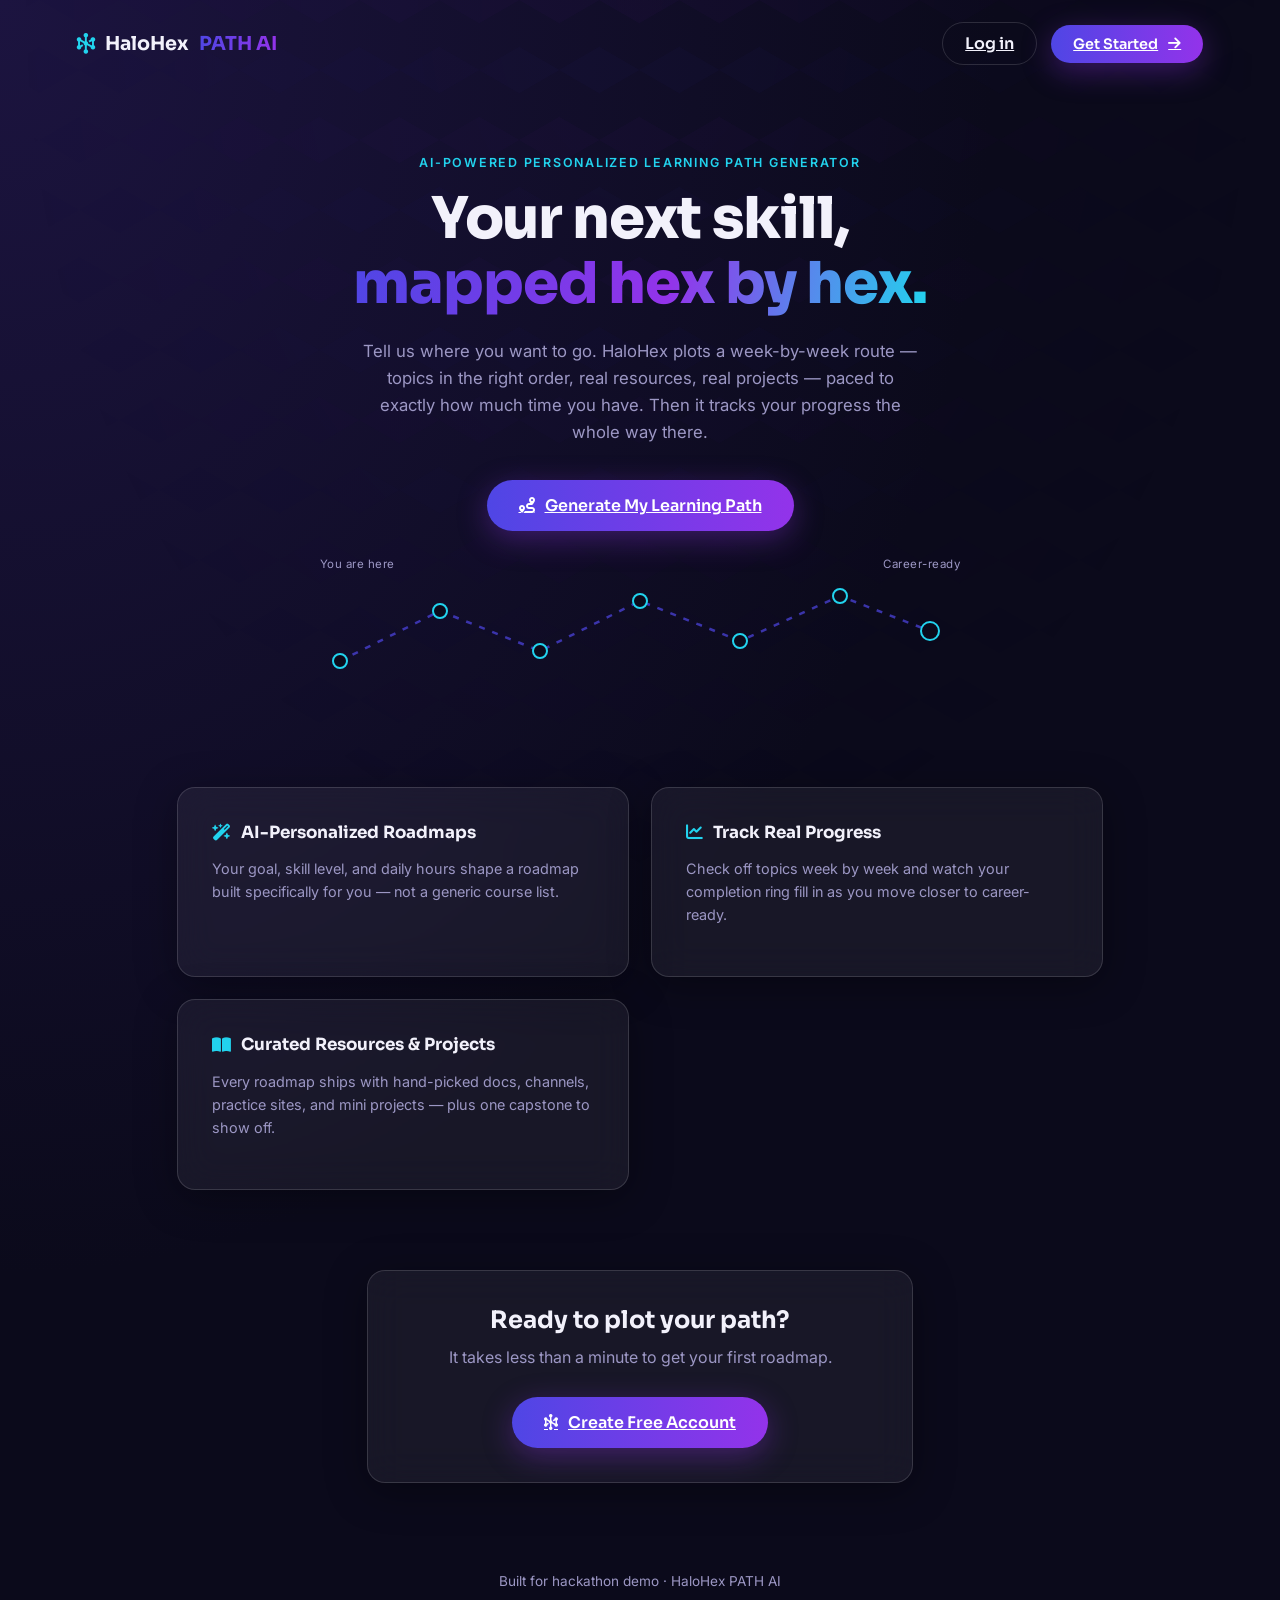
<file: HaloHex-PATH-AI/frontend/index.html>
<!DOCTYPE html>
<html lang="en">
<head>
<meta charset="UTF-8" />
<meta http-equiv="refresh" content="0; url=landing.html" />
<title>HaloHex PATH AI</title>
<script>window.location.replace("landing.html");</script>
</head>
<body>
  <p style="font-family:sans-serif; padding:40px;">
    Redirecting to <a href="landing.html">HaloHex PATH AI</a>&hellip;
  </p>
</body>
</html>
</file>
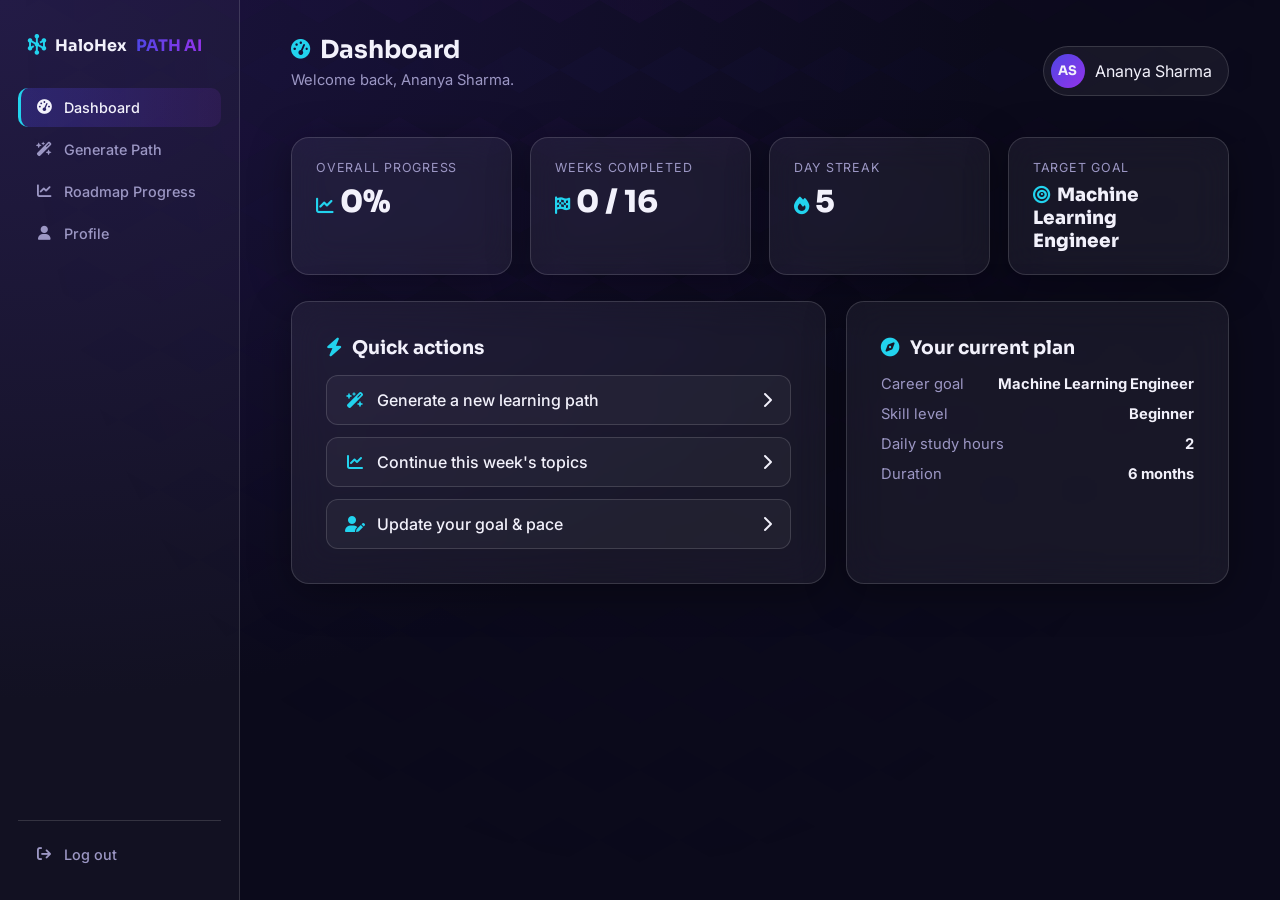
<file: HaloHex-PATH-AI/frontend/dashboard.html>
<!DOCTYPE html>
<html lang="en">
<head>
<meta charset="UTF-8" />
<meta name="viewport" content="width=device-width, initial-scale=1.0" />
<title>Dashboard · HaloHex PATH AI</title>
<link rel="preconnect" href="https://fonts.googleapis.com">
<link href="https://fonts.googleapis.com/css2?family=Sora:wght@400;600;700;800&family=Inter:wght@400;500;600&display=swap" rel="stylesheet">
<link rel="stylesheet" href="https://cdnjs.cloudflare.com/ajax/libs/font-awesome/6.5.1/css/all.min.css">
<link rel="stylesheet" href="style.css" />
</head>
<body data-page="dashboard">

<div class="hex-bg" aria-hidden="true"></div>

<div class="app-shell">

  <!-- ============ SIDEBAR ============ -->
  <aside class="sidebar">
    <div class="sidebar-brand">
      <span class="hex-mark"><i class="fa-solid fa-hexagon-nodes"></i></span>
      HaloHex <span class="brand-accent">PATH AI</span>
    </div>
    <nav class="sidebar-nav">
      <a href="dashboard.html" class="sidebar-link" data-page="dashboard"><i class="fa-solid fa-gauge-high"></i> Dashboard</a>
      <a href="generate.html" class="sidebar-link" data-page="generate"><i class="fa-solid fa-wand-magic-sparkles"></i> Generate Path</a>
      <a href="progress.html" class="sidebar-link" data-page="progress"><i class="fa-solid fa-chart-line"></i> Roadmap Progress</a>
      <a href="profile.html" class="sidebar-link" data-page="profile"><i class="fa-solid fa-user"></i> Profile</a>
    </nav>
    <div class="sidebar-footer">
      <a href="#" id="logoutLink" class="sidebar-link"><i class="fa-solid fa-arrow-right-from-bracket"></i> Log out</a>
    </div>
  </aside>

  <!-- ============ MAIN ============ -->
  <main class="main-area">
    <div class="topbar">
      <div>
        <h1><i class="fa-solid fa-gauge-high"></i> Dashboard</h1>
        <p class="page-sub">Welcome back, <span data-user="name"></span>.</p>
      </div>
      <a href="profile.html" class="user-chip">
        <span class="avatar-circle" data-user="initials"></span>
        <span data-user="name"></span>
      </a>
    </div>

    <div class="stat-grid">
      <div class="glass-card stat-card">
        <span class="stat-label">Overall Progress</span>
        <span id="dashProgress" class="stat-value"><i class="fa-solid fa-chart-line"></i>0%</span>
      </div>
      <div class="glass-card stat-card">
        <span class="stat-label">Weeks Completed</span>
        <span id="dashWeeks" class="stat-value"><i class="fa-solid fa-flag-checkered"></i>0 / 10</span>
      </div>
      <div class="glass-card stat-card">
        <span class="stat-label">Day Streak</span>
        <span class="stat-value"><i class="fa-solid fa-fire"></i>5</span>
      </div>
      <div class="glass-card stat-card">
        <span class="stat-label">Target Goal</span>
        <span class="stat-value" style="font-size:1.15rem;"><i class="fa-solid fa-bullseye"></i><span data-user="goal"></span></span>
      </div>
    </div>

    <div class="dash-grid">
      <div class="glass-card">
        <h3 style="display:flex;align-items:center;gap:10px;margin-bottom:16px;">
          <i class="fa-solid fa-bolt" style="color:var(--cyan);"></i> Quick actions
        </h3>
        <div class="action-list">
          <a href="generate.html" class="action-row">
            <span class="action-row-label"><i class="fa-solid fa-wand-magic-sparkles"></i> Generate a new learning path</span>
            <i class="fa-solid fa-chevron-right"></i>
          </a>
          <a href="progress.html" class="action-row">
            <span class="action-row-label"><i class="fa-solid fa-chart-line"></i> Continue this week's topics</span>
            <i class="fa-solid fa-chevron-right"></i>
          </a>
          <a href="profile.html" class="action-row">
            <span class="action-row-label"><i class="fa-solid fa-user-pen"></i> Update your goal & pace</span>
            <i class="fa-solid fa-chevron-right"></i>
          </a>
        </div>
      </div>

      <div class="glass-card">
        <h3 style="display:flex;align-items:center;gap:10px;margin-bottom:16px;">
          <i class="fa-solid fa-compass" style="color:var(--cyan);"></i> Your current plan
        </h3>
        <div style="display:flex; flex-direction:column; gap:12px; font-size:0.92rem;">
          <div style="display:flex; justify-content:space-between;">
            <span style="color:var(--muted);">Career goal</span>
            <strong data-user="goal"></strong>
          </div>
          <div style="display:flex; justify-content:space-between;">
            <span style="color:var(--muted);">Skill level</span>
            <strong data-user="skillLevel"></strong>
          </div>
          <div style="display:flex; justify-content:space-between;">
            <span style="color:var(--muted);">Daily study hours</span>
            <strong data-user="dailyHours"></strong>
          </div>
          <div style="display:flex; justify-content:space-between;">
            <span style="color:var(--muted);">Duration</span>
            <strong><span data-user="duration"></span> months</strong>
          </div>
        </div>
      </div>
    </div>
  </main>
</div>

<script src="app.js"></script>
<script>
  document.addEventListener("DOMContentLoaded", () => {
    // 1. Fetch current selected goal
    const savedGoal = localStorage.getItem("selected_goal");
    const normalizedUserGoal = getNormalizedGoal(CURRENT_USER.goal);
    const selectedGoal = savedGoal || normalizedUserGoal;

    // 2. Fetch progress
    const progress = getRoadmapProgress();
    const goalProgress = progress[selectedGoal] || { highestUnlockedWeek: 1, scores: {} };
    
    // 3. Compute count of completed modules (where a score is saved)
    const durationWeeks = CURRENT_USER.durationWeeks || 16;
    let completedCount = 0;
    for (let k = 1; k <= durationWeeks; k++) {
      if (goalProgress.scores[k] !== undefined) {
        completedCount++;
      }
    }
    
    const percent = Math.round((completedCount / durationWeeks) * 100);
    
    // 4. Update DOM elements
    document.getElementById("dashProgress").innerHTML = `<i class="fa-solid fa-chart-line"></i>${percent}%`;
    document.getElementById("dashWeeks").innerHTML = `<i class="fa-solid fa-flag-checkered"></i>${completedCount} / ${durationWeeks}`;
  });
</script>
</body>
</html>
</file>
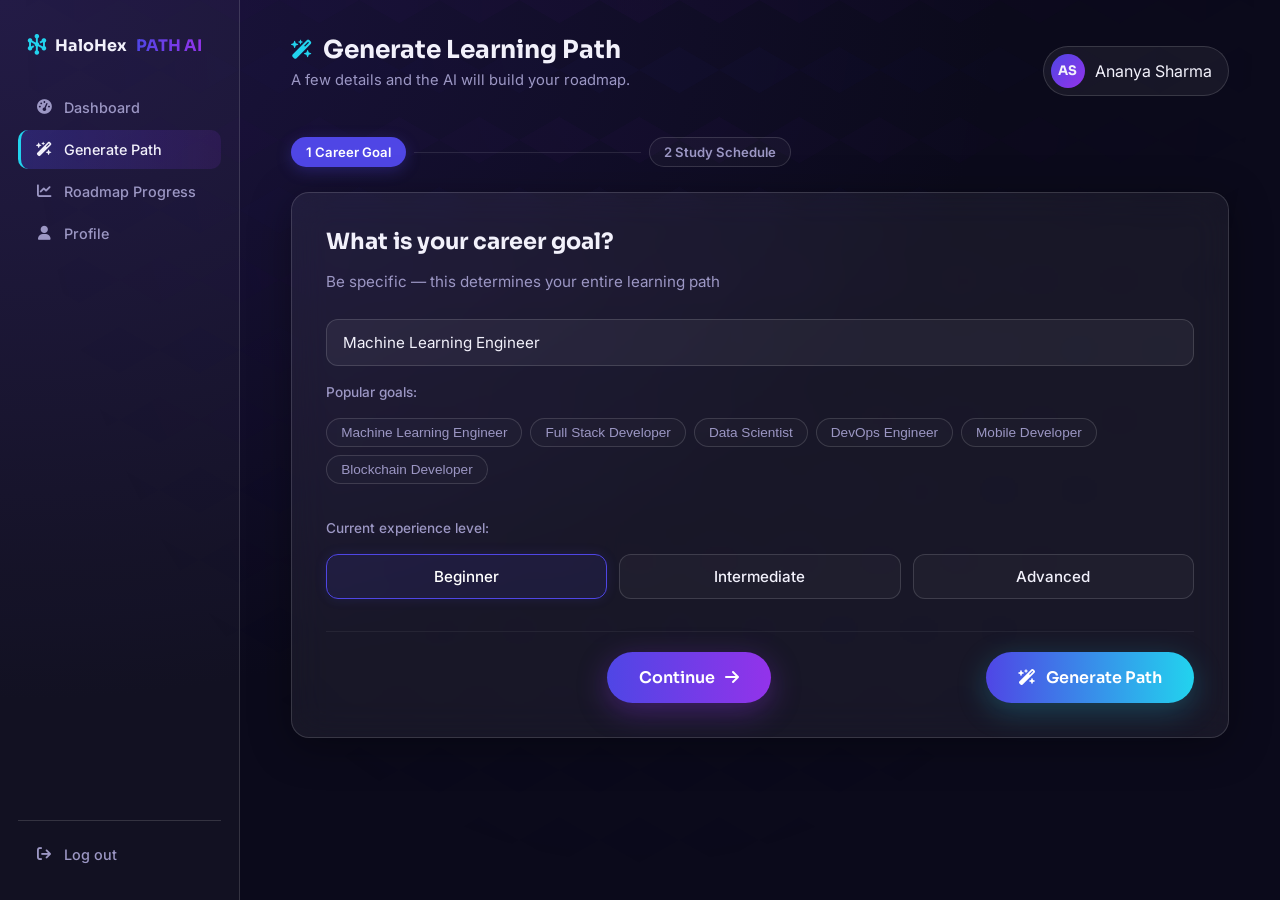
<file: HaloHex-PATH-AI/frontend/generate.html>
<!DOCTYPE html>
<html lang="en">
<head>
<meta charset="UTF-8" />
<meta name="viewport" content="width=device-width, initial-scale=1.0" />
<title>Generate Path · HaloHex PATH AI</title>
<link rel="preconnect" href="https://fonts.googleapis.com">
<link href="https://fonts.googleapis.com/css2?family=Sora:wght@400;600;700;800&family=Inter:wght@400;500;600&display=swap" rel="stylesheet">
<link rel="stylesheet" href="https://cdnjs.cloudflare.com/ajax/libs/font-awesome/6.5.1/css/all.min.css">
<link rel="stylesheet" href="style.css" />
</head>
<body data-page="generate">

<div class="hex-bg" aria-hidden="true"></div>

<div class="app-shell">

  <!-- ============ SIDEBAR ============ -->
  <aside class="sidebar">
    <div class="sidebar-brand">
      <span class="hex-mark"><i class="fa-solid fa-hexagon-nodes"></i></span>
      HaloHex <span class="brand-accent">PATH AI</span>
    </div>
    <nav class="sidebar-nav">
      <a href="dashboard.html" class="sidebar-link" data-page="dashboard"><i class="fa-solid fa-gauge-high"></i> Dashboard</a>
      <a href="generate.html" class="sidebar-link" data-page="generate"><i class="fa-solid fa-wand-magic-sparkles"></i> Generate Path</a>
      <a href="progress.html" class="sidebar-link" data-page="progress"><i class="fa-solid fa-chart-line"></i> Roadmap Progress</a>
      <a href="profile.html" class="sidebar-link" data-page="profile"><i class="fa-solid fa-user"></i> Profile</a>
    </nav>
    <div class="sidebar-footer">
      <a href="#" id="logoutLink" class="sidebar-link"><i class="fa-solid fa-arrow-right-from-bracket"></i> Log out</a>
    </div>
  </aside>

  <!-- ============ MAIN ============ -->
  <main class="main-area">
    <div class="topbar">
      <div>
        <h1><i class="fa-solid fa-wand-magic-sparkles"></i> Generate Learning Path</h1>
        <p class="page-sub">A few details and the AI will build your roadmap.</p>
      </div>
      <a href="profile.html" class="user-chip">
        <span class="avatar-circle" data-user="initials"></span>
        <span data-user="name"></span>
      </a>
    </div>

    <!-- Steps Progress Indicator -->
    <div class="steps-indicator" style="max-width: 500px; margin: 10px 0 25px;">
      <div class="step-badge active" id="badge1">1 Career Goal</div>
      <div class="step-line" id="line1"></div>
      <div class="step-badge pending" id="badge2">2 Study Schedule</div>
    </div>

    <!-- ============ FORM SECTION ============ -->
    <section id="formSection">
      <div class="glass-card form-card">
        <form id="roadmapForm">
          
          <!-- STEP 1: CAREER GOAL -->
          <div class="step-content active" id="step1">
            <h3 style="font-family:'Sora',sans-serif; font-size:1.4rem; font-weight:700; margin-bottom:8px;">What is your career goal?</h3>
            <p class="step-desc" style="font-size:0.95rem; color:var(--muted); margin-bottom:24px;">Be specific — this determines your entire learning path</p>
            
            <div class="field">
              <input type="text" id="careerGoalInput" placeholder="e.g., Machine Learning Engineer" required />
            </div>

            <div class="field">
              <label>Popular goals:</label>
              <div class="tag-select-list" id="popularGoalsList">
                <button type="button" class="tag-pill-btn" data-value="Machine Learning Engineer">Machine Learning Engineer</button>
                <button type="button" class="tag-pill-btn" data-value="Full Stack Developer">Full Stack Developer</button>
                <button type="button" class="tag-pill-btn" data-value="Data Scientist">Data Scientist</button>
                <button type="button" class="tag-pill-btn" data-value="DevOps Engineer">DevOps Engineer</button>
                <button type="button" class="tag-pill-btn" data-value="Mobile Developer">Mobile Developer</button>
                <button type="button" class="tag-pill-btn" data-value="Blockchain Developer">Blockchain Developer</button>
              </div>
            </div>

            <div class="field">
              <label>Current experience level:</label>
              <div class="choice-row" id="experienceLevelRow">
                <button type="button" class="choice-btn active" data-level="Beginner">Beginner</button>
                <button type="button" class="choice-btn" data-level="Intermediate">Intermediate</button>
                <button type="button" class="choice-btn" data-level="Advanced">Advanced</button>
              </div>
            </div>
          </div>

          <!-- STEP 2: STUDY SCHEDULE -->
          <div class="step-content" id="step2">
            <h3 style="font-family:'Sora',sans-serif; font-size:1.4rem; font-weight:700; margin-bottom:8px;">Your study schedule</h3>
            <p class="step-desc" style="font-size:0.95rem; color:var(--muted); margin-bottom:24px;">We'll pace your roadmap based on your availability</p>

            <div class="field">
              <label style="display:flex; justify-content:space-between;">
                <span>Hours per day:</span>
                <span id="hoursDisplayVal" style="color:var(--cyan); font-weight:700;">2h</span>
              </label>
              <div class="slider-container">
                <input type="range" id="hoursSlider" class="slider-input" min="0.5" max="8" step="0.5" value="2" />
                <div class="slider-labels">
                  <span>0.5h</span>
                  <span>8h</span>
                </div>
              </div>
            </div>

            <div class="field">
              <label style="display:flex; justify-content:space-between;">
                <span>Days per week:</span>
                <span id="daysDisplayVal" style="color:var(--cyan); font-weight:700;">5 days</span>
              </label>
              <div class="choice-row" id="daysWeekRow">
                <button type="button" class="choice-btn" data-days="1">1</button>
                <button type="button" class="choice-btn" data-days="2">2</button>
                <button type="button" class="choice-btn" data-days="3">3</button>
                <button type="button" class="choice-btn" data-days="4">4</button>
                <button type="button" class="choice-btn active" data-days="5">5</button>
                <button type="button" class="choice-btn" data-days="6">6</button>
                <button type="button" class="choice-btn" data-days="7">7</button>
              </div>
            </div>

            <div class="field">
              <label style="display:flex; justify-content:space-between;">
                <span>Target duration:</span>
                <span id="durationDisplayVal" style="color:var(--cyan); font-weight:700;">16 weeks</span>
              </label>
              <div class="choice-row" id="durationRow">
                <button type="button" class="choice-btn" data-weeks="8">8w</button>
                <button type="button" class="choice-btn" data-weeks="12">12w</button>
                <button type="button" class="choice-btn active" data-weeks="16">16w</button>
                <button type="button" class="choice-btn" data-weeks="24">24w</button>
              </div>
            </div>

            <div class="schedule-summary-card">
              <div class="summary-label">Estimated total study time</div>
              <div class="summary-value" id="totalHoursDisplay">160 hours</div>
              <div class="summary-formula" id="formulaDisplay">2h/day × 5 days × 16 weeks</div>
            </div>
          </div>

          <!-- Navigation Buttons -->
          <div class="onboarding-actions">
            <button type="button" class="btn-back-text hidden" id="btnBack">
              <i class="fa-solid fa-arrow-left"></i> Back
            </button>
            
            <button type="button" class="btn-primary" id="btnContinue" style="margin: 0 0 0 auto;">
              Continue <i class="fa-solid fa-arrow-right"></i>
            </button>

            <button type="button" class="btn-primary hidden" id="btnGenerate" style="margin: 0 0 0 auto; background: linear-gradient(90deg, var(--indigo), var(--cyan)); box-shadow: 0 8px 30px rgba(34,211,238,0.25);">
              <i class="fa-solid fa-wand-magic-sparkles"></i> Generate Path
            </button>
          </div>

        </form>
      </div>
    </section>

    <!-- ============ LOADING ============ -->
    <section id="loadingSection" style="display:none;">
      <div class="glass-card loading-card">
        <div class="hex-spinner">
          <div class="hex-spinner-cell c1"></div>
          <div class="hex-spinner-cell c2"></div>
          <div class="hex-spinner-cell c3"></div>
        </div>
        <p class="loading-text">Charting your route through <span id="loadingGoal">your field</span>&hellip;</p>
      </div>
    </section>

    <!-- ============ RESULTS ============ -->
    <section id="resultsSection" style="display:none;">

      <div class="result-header" style="text-align:left; margin-bottom:20px;">
        <h2 style="justify-content:flex-start;"><i class="fa-solid fa-map-location-dot"></i> <span id="resultName">Your</span> Learning Path</h2>
        <p class="section-sub" id="motivationMessage"></p>
      </div>

      <div class="results-grid">

        <div class="glass-card result-card wide">
          <h3><i class="fa-solid fa-hexagon-nodes-bolt"></i> Week-by-Week Roadmap</h3>
          <p class="card-note" id="weeklySummary"></p>
          <div class="roadmap-list" id="roadmapList"></div>
        </div>

        <div class="glass-card result-card">
          <h3><i class="fa-solid fa-book-open"></i> Recommended Resources</h3>
          <div id="resourcesList"></div>
        </div>

        <div class="glass-card result-card">
          <h3><i class="fa-solid fa-code"></i> Mini Projects</h3>
          <div id="projectsList"></div>
        </div>

        <div class="glass-card result-card">
          <h3><i class="fa-solid fa-trophy"></i> Final Capstone Project</h3>
          <p id="finalProject"></p>
        </div>

        <div class="glass-card result-card">
          <h3><i class="fa-solid fa-calendar-check"></i> Estimated Completion</h3>
          <p id="estimatedCompletion"></p>
        </div>
      </div>

      <div style="display:flex; gap:14px; flex-wrap:wrap;">
        <a href="progress.html" class="btn-primary" style="margin-top:24px;">
          <i class="fa-solid fa-chart-line"></i> Track Progress
        </a>
        <button class="btn-secondary" id="restartBtn" style="margin:24px 0 0;">
          <i class="fa-solid fa-arrow-rotate-left"></i> Plan Another Path
        </button>
      </div>
    </section>
  </main>
</div>

<script src="app.js"></script>
<script src="script.js"></script>
</body>
</html>
</file>
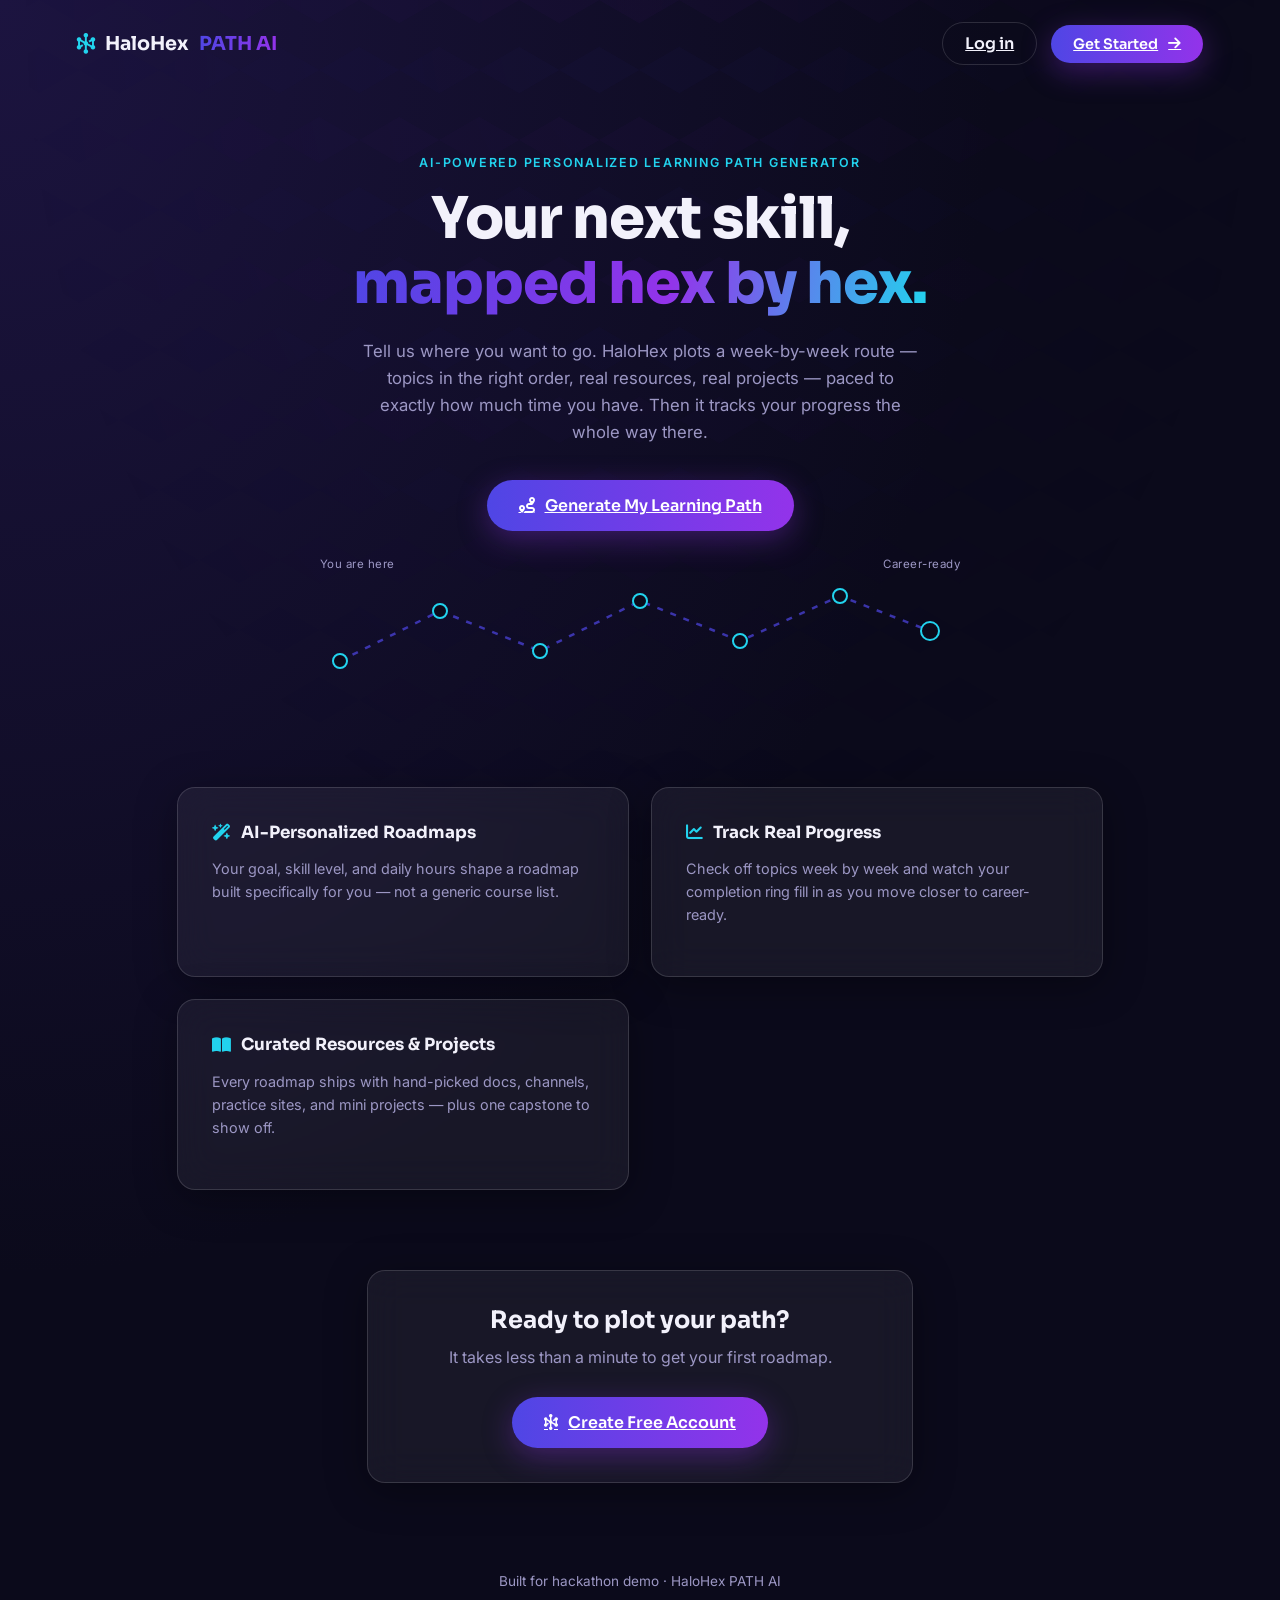
<file: HaloHex-PATH-AI/frontend/landing.html>
<!DOCTYPE html>
<html lang="en">
<head>
<meta charset="UTF-8" />
<meta name="viewport" content="width=device-width, initial-scale=1.0" />
<title>HaloHex PATH AI — AI-Powered Personalized Learning Paths</title>
<link rel="preconnect" href="https://fonts.googleapis.com">
<link href="https://fonts.googleapis.com/css2?family=Sora:wght@400;600;700;800&family=Inter:wght@400;500;600&display=swap" rel="stylesheet">
<link rel="stylesheet" href="https://cdnjs.cloudflare.com/ajax/libs/font-awesome/6.5.1/css/all.min.css">
<link rel="stylesheet" href="style.css" />
</head>
<body>

<div class="hex-bg" aria-hidden="true"></div>

<!-- ============ NAV ============ -->
<nav class="nav">
  <div class="nav-brand">
    <span class="hex-mark"><i class="fa-solid fa-hexagon-nodes"></i></span>
    HaloHex <span class="brand-accent">PATH AI</span>
  </div>
  <div style="display:flex; align-items:center; gap:14px;">
    <a href="login.html" class="btn-secondary" style="margin:0; padding:10px 22px;">Log in</a>
    <a href="register.html" class="btn-primary" style="padding:10px 22px; font-size:0.9rem;">
      Get Started <i class="fa-solid fa-arrow-right"></i>
    </a>
  </div>
</nav>

<!-- ============ HERO ============ -->
<header class="hero" id="hero">
  <div class="hero-content">
    <p class="eyebrow">AI-Powered Personalized Learning Path Generator</p>
    <h1>Your next skill,<br><span class="grad-text">mapped hex by hex.</span></h1>
    <p class="hero-sub">
      Tell us where you want to go. HaloHex plots a week-by-week route —
      topics in the right order, real resources, real projects — paced to
      exactly how much time you have. Then it tracks your progress the
      whole way there.
    </p>
    <a href="register.html" class="btn-primary">
      <i class="fa-solid fa-route"></i> Generate My Learning Path
    </a>

    <div class="hero-path" aria-hidden="true">
      <svg viewBox="0 0 640 120" class="hex-path-svg">
        <polyline class="hex-path-line" points="20,90 120,40 220,80 320,30 420,70 520,25 610,60"></polyline>
        <g class="hex-nodes">
          <circle cx="20" cy="90" r="7"></circle>
          <circle cx="120" cy="40" r="7"></circle>
          <circle cx="220" cy="80" r="7"></circle>
          <circle cx="320" cy="30" r="7"></circle>
          <circle cx="420" cy="70" r="7"></circle>
          <circle cx="520" cy="25" r="7"></circle>
          <circle cx="610" cy="60" r="9" class="hex-node-final"></circle>
        </g>
      </svg>
      <span class="hero-path-label start">You are here</span>
      <span class="hero-path-label end">Career-ready</span>
    </div>
  </div>
</header>

<!-- ============ FEATURES ============ -->
<section class="section" style="max-width:1080px;">
  <div class="results-grid">
    <div class="glass-card result-card">
      <h3><i class="fa-solid fa-wand-magic-sparkles"></i> AI-Personalized Roadmaps</h3>
      <p class="card-note">Your goal, skill level, and daily hours shape a roadmap built specifically for you — not a generic course list.</p>
    </div>
    <div class="glass-card result-card">
      <h3><i class="fa-solid fa-chart-line"></i> Track Real Progress</h3>
      <p class="card-note">Check off topics week by week and watch your completion ring fill in as you move closer to career-ready.</p>
    </div>
    <div class="glass-card result-card">
      <h3><i class="fa-solid fa-book-open"></i> Curated Resources & Projects</h3>
      <p class="card-note">Every roadmap ships with hand-picked docs, channels, practice sites, and mini projects — plus one capstone to show off.</p>
    </div>
  </div>
</section>

<!-- ============ CTA ============ -->
<section class="section" style="text-align:center; max-width:700px;">
  <div class="glass-card">
    <h2 style="margin-bottom:10px;">Ready to plot your path?</h2>
    <p class="section-sub">It takes less than a minute to get your first roadmap.</p>
    <a href="register.html" class="btn-primary">
      <i class="fa-solid fa-hexagon-nodes"></i> Create Free Account
    </a>
  </div>
</section>

<footer class="footer">
  Built for hackathon demo · HaloHex PATH AI
</footer>

</body>
</html>
</file>
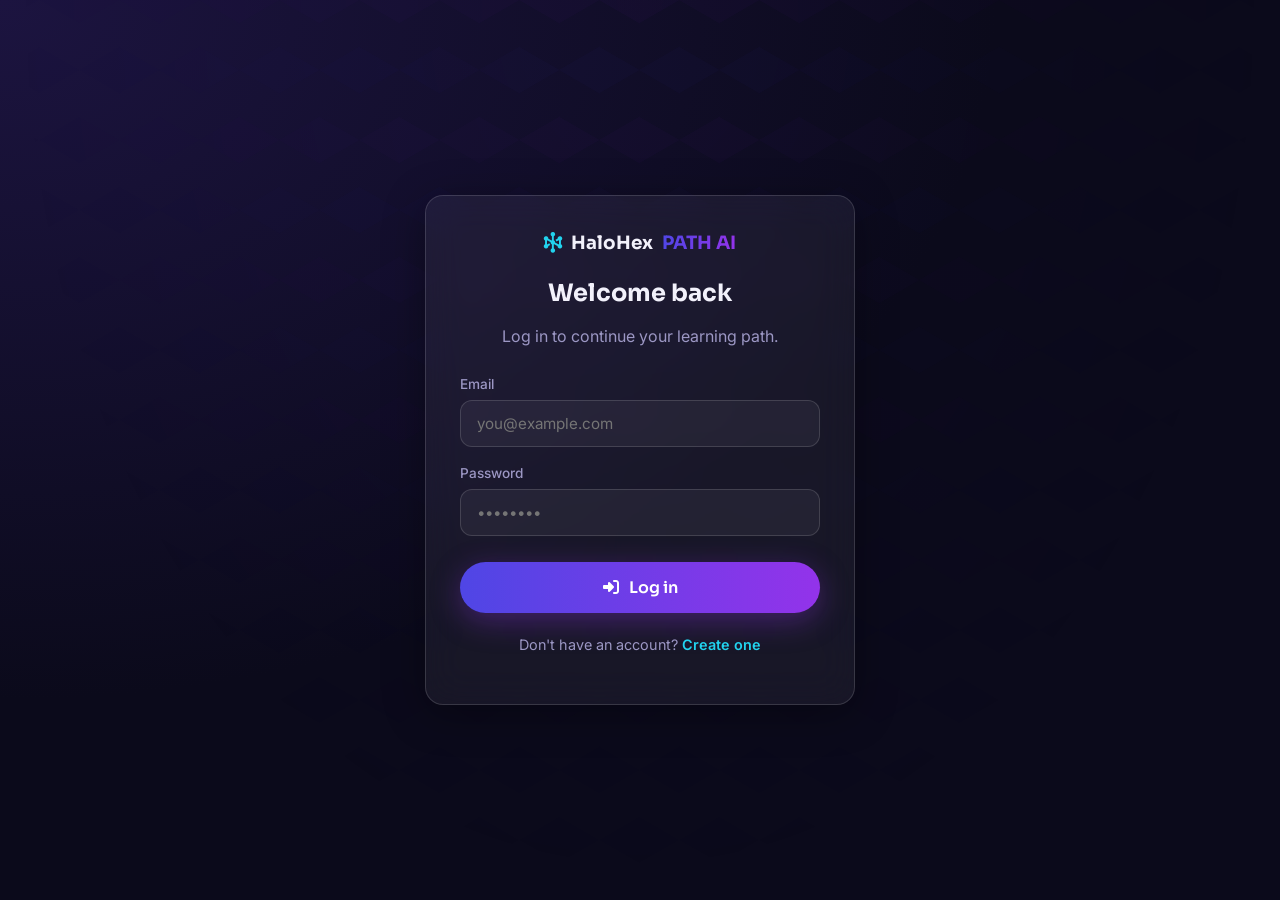
<file: HaloHex-PATH-AI/frontend/login.html>
<!DOCTYPE html>
<html lang="en">
<head>
<meta charset="UTF-8" />
<meta name="viewport" content="width=device-width, initial-scale=1.0" />
<title>Log in · HaloHex PATH AI</title>
<link rel="preconnect" href="https://fonts.googleapis.com">
<link href="https://fonts.googleapis.com/css2?family=Sora:wght@400;600;700;800&family=Inter:wght@400;500;600&display=swap" rel="stylesheet">
<link rel="stylesheet" href="https://cdnjs.cloudflare.com/ajax/libs/font-awesome/6.5.1/css/all.min.css">
<link rel="stylesheet" href="style.css" />
</head>
<body>

<div class="hex-bg" aria-hidden="true"></div>

<div class="auth-page">
  <div class="glass-card auth-card">
    <div class="auth-brand">
      <span class="hex-mark"><i class="fa-solid fa-hexagon-nodes"></i></span>
      HaloHex <span class="brand-accent">PATH AI</span>
    </div>

    <h2>Welcome back</h2>
    <p class="auth-sub">Log in to continue your learning path.</p>

    <div class="form-error" id="formError"></div>

    <form id="loginForm">
      <div class="field">
        <label for="email">Email</label>
        <input type="email" id="email" placeholder="you@example.com" required />
      </div>

      <div class="field">
        <label for="password">Password</label>
        <input type="password" id="password" placeholder="••••••••" required minlength="6" />
      </div>

      <button type="submit" class="btn-primary btn-block">
        <i class="fa-solid fa-right-to-bracket"></i> Log in
      </button>
    </form>

    <p class="auth-switch">
      Don't have an account? <a href="register.html">Create one</a>
    </p>
  </div>
</div>

<script>
  // ---------------------------------------------------------------
  // PLACEHOLDER LOGIN LOGIC — there is no auth backend yet.
  // Replace this block with a real call once you add an endpoint,
  // e.g.:
  //
  //   const res = await fetch(`${BACKEND_URL}/login`, {
  //     method: "POST",
  //     headers: { "Content-Type": "application/json" },
  //     body: JSON.stringify({ email, password })
  //   });
  //
  // On success the backend should set a session (HttpOnly cookie
  // or return a token you attach to future requests), then redirect
  // to dashboard.html.
  // ---------------------------------------------------------------

  const params = new URLSearchParams(window.location.search);
  if (params.get("registered") === "true") {
    const note = document.getElementById("formError");
    note.textContent = "Account created — please log in.";
    note.style.background = "rgba(34,211,238,0.12)";
    note.style.borderColor = "rgba(34,211,238,0.35)";
    note.style.color = "#7dd3fc";
    note.classList.add("visible");
  }

  document.getElementById("loginForm").addEventListener("submit", (e) => {
    e.preventDefault();
    const email = document.getElementById("email").value.trim();
    const password = document.getElementById("password").value;
    const errorBox = document.getElementById("formError");

    if (!email || !password) {
      errorBox.textContent = "Please fill in both fields.";
      errorBox.classList.add("visible");
      return;
    }

    // Demo-only: no real authentication is performed yet.
    window.location.href = "dashboard.html";
  });
</script>
</body>
</html>
</file>
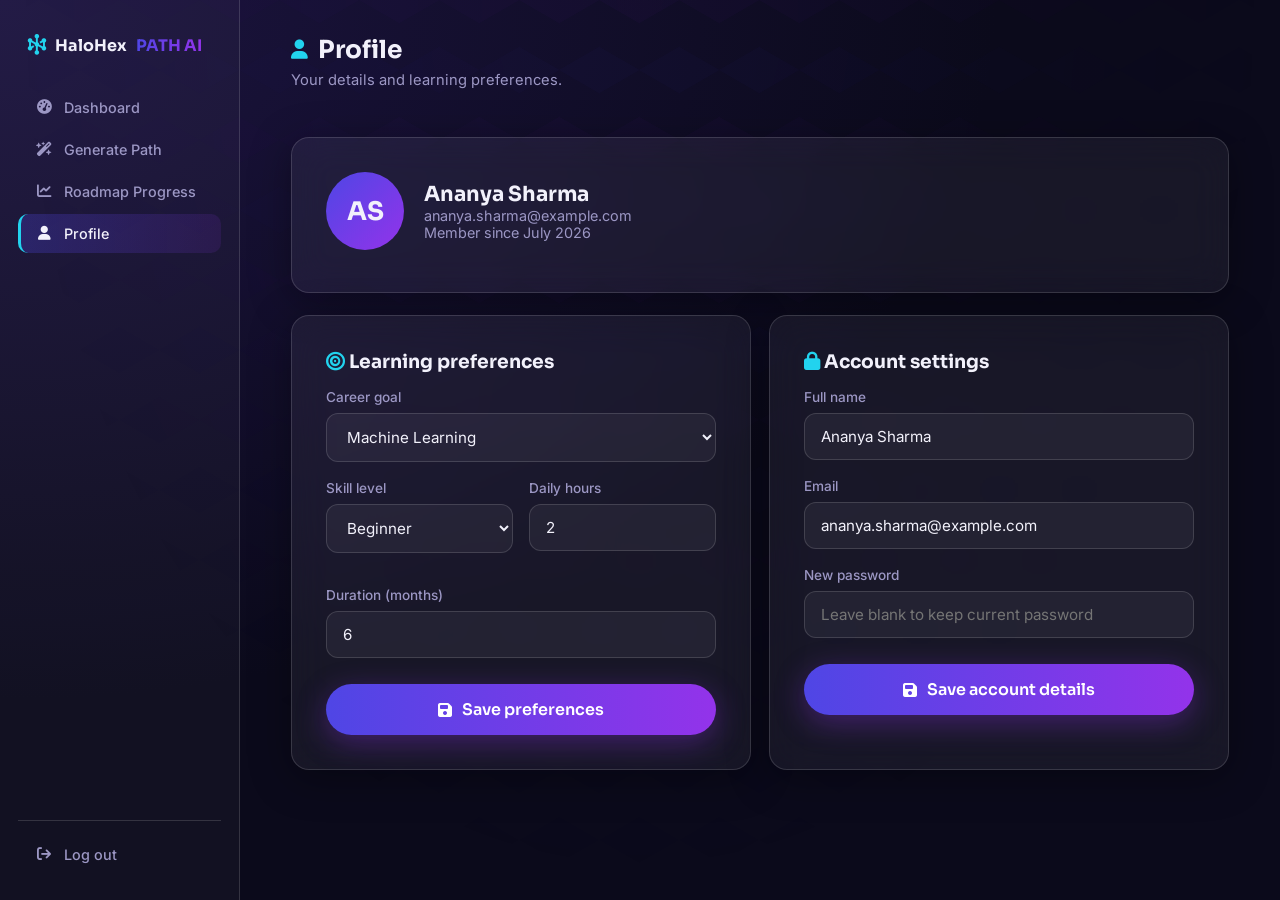
<file: HaloHex-PATH-AI/frontend/profile.html>
<!DOCTYPE html>
<html lang="en">
<head>
<meta charset="UTF-8" />
<meta name="viewport" content="width=device-width, initial-scale=1.0" />
<title>Profile · HaloHex PATH AI</title>
<link rel="preconnect" href="https://fonts.googleapis.com">
<link href="https://fonts.googleapis.com/css2?family=Sora:wght@400;600;700;800&family=Inter:wght@400;500;600&display=swap" rel="stylesheet">
<link rel="stylesheet" href="https://cdnjs.cloudflare.com/ajax/libs/font-awesome/6.5.1/css/all.min.css">
<link rel="stylesheet" href="style.css" />
</head>
<body data-page="profile">

<div class="hex-bg" aria-hidden="true"></div>

<div class="app-shell">

  <!-- ============ SIDEBAR ============ -->
  <aside class="sidebar">
    <div class="sidebar-brand">
      <span class="hex-mark"><i class="fa-solid fa-hexagon-nodes"></i></span>
      HaloHex <span class="brand-accent">PATH AI</span>
    </div>
    <nav class="sidebar-nav">
      <a href="dashboard.html" class="sidebar-link" data-page="dashboard"><i class="fa-solid fa-gauge-high"></i> Dashboard</a>
      <a href="generate.html" class="sidebar-link" data-page="generate"><i class="fa-solid fa-wand-magic-sparkles"></i> Generate Path</a>
      <a href="progress.html" class="sidebar-link" data-page="progress"><i class="fa-solid fa-chart-line"></i> Roadmap Progress</a>
      <a href="profile.html" class="sidebar-link" data-page="profile"><i class="fa-solid fa-user"></i> Profile</a>
    </nav>
    <div class="sidebar-footer">
      <a href="#" id="logoutLink" class="sidebar-link"><i class="fa-solid fa-arrow-right-from-bracket"></i> Log out</a>
    </div>
  </aside>

  <!-- ============ MAIN ============ -->
  <main class="main-area">
    <div class="topbar">
      <div>
        <h1><i class="fa-solid fa-user"></i> Profile</h1>
        <p class="page-sub">Your details and learning preferences.</p>
      </div>
    </div>

    <div class="glass-card" style="margin-bottom:22px;">
      <div class="profile-header">
        <div class="avatar-circle avatar-circle-lg" data-user="initials"></div>
        <div>
          <div class="profile-name" data-user="name"></div>
          <div class="profile-meta" data-user="email"></div>
          <div class="profile-meta">Member since <span data-user="memberSince"></span></div>
        </div>
      </div>
    </div>

    <div class="profile-grid">

      <div class="glass-card">
        <div class="profile-card-section">
          <h3 style="margin-bottom:16px;"><i class="fa-solid fa-bullseye" style="color:var(--cyan);"></i> Learning preferences</h3>
          <form id="preferencesForm">
            <div class="field">
              <label for="goalInput">Career goal</label>
              <select id="goalInput">
                <option value="Machine Learning">Machine Learning</option>
                <option value="Full Stack Developer">Full Stack Developer</option>
              </select>
            </div>
            <div class="field-row">
              <div class="field">
                <label for="skillInput">Skill level</label>
                <select id="skillInput">
                  <option value="Beginner">Beginner</option>
                  <option value="Intermediate">Intermediate</option>
                  <option value="Advanced">Advanced</option>
                </select>
              </div>
              <div class="field">
                <label for="hoursInput">Daily hours</label>
                <input type="number" id="hoursInput" min="1" max="24" />
              </div>
              <div class="field">
                <label for="durationInput">Duration (months)</label>
                <input type="number" id="durationInput" min="1" max="36" />
              </div>
            </div>
            <button type="submit" class="btn-primary btn-block">
              <i class="fa-solid fa-floppy-disk"></i> Save preferences
            </button>
          </form>
        </div>
      </div>

      <div class="glass-card">
        <div class="profile-card-section">
          <h3 style="margin-bottom:16px;"><i class="fa-solid fa-lock" style="color:var(--cyan);"></i> Account settings</h3>
          <form id="accountForm">
            <div class="field">
              <label for="nameInput">Full name</label>
              <input type="text" id="nameInput" />
            </div>
            <div class="field">
              <label for="emailInput">Email</label>
              <input type="email" id="emailInput" />
            </div>
            <div class="field">
              <label for="newPassword">New password</label>
              <input type="password" id="newPassword" placeholder="Leave blank to keep current password" />
            </div>
            <button type="submit" class="btn-primary btn-block">
              <i class="fa-solid fa-floppy-disk"></i> Save account details
            </button>
          </form>
        </div>
      </div>

    </div>
  </main>
</div>

<script src="app.js"></script>
<script>
  /* ---------------------------------------------------------------
     PLACEHOLDER PROFILE LOGIC — there is no auth/profile backend
     yet, so form values are simply loaded from CURRENT_USER (in
     app.js) and "saving" just updates that in-memory object plus
     shows a confirmation toast.

     To make this real:
       - GET the profile from something like GET /me on page load.
       - On submit, PATCH /me (account) and PATCH /me/preferences
         (learning goal/level/hours/duration) instead of only
         updating CURRENT_USER locally.
     --------------------------------------------------------------- */

  function prefillProfileForms() {
    const savedGoal = localStorage.getItem("selected_goal");
    const normalizedUserGoal = getNormalizedGoal(CURRENT_USER.goal);
    const selectedGoal = savedGoal || normalizedUserGoal;

    document.getElementById("goalInput").value = selectedGoal;
    document.getElementById("skillInput").value = CURRENT_USER.skillLevel;
    document.getElementById("hoursInput").value = CURRENT_USER.dailyHours;
    document.getElementById("durationInput").value = CURRENT_USER.duration;

    document.getElementById("nameInput").value = CURRENT_USER.name;
    document.getElementById("emailInput").value = CURRENT_USER.email;
  }

  document.getElementById("preferencesForm").addEventListener("submit", (e) => {
    e.preventDefault();
    const newGoal = document.getElementById("goalInput").value;
    
    // Save to local storage goal state
    localStorage.setItem("selected_goal", newGoal);
    
    CURRENT_USER.goal = newGoal;
    CURRENT_USER.skillLevel = document.getElementById("skillInput").value;
    CURRENT_USER.dailyHours = parseInt(document.getElementById("hoursInput").value, 10);
    CURRENT_USER.duration = parseInt(document.getElementById("durationInput").value, 10);
    
    saveCurrentUser(CURRENT_USER);
    showToast("Learning preferences updated.");
  });

  document.getElementById("accountForm").addEventListener("submit", (e) => {
    e.preventDefault();
    CURRENT_USER.name = document.getElementById("nameInput").value.trim();
    CURRENT_USER.email = document.getElementById("emailInput").value.trim();
    
    saveCurrentUser(CURRENT_USER);
    hydrateUserChips();
    showToast("Account details updated.");
    document.getElementById("newPassword").value = "";
  });

  document.addEventListener("DOMContentLoaded", prefillProfileForms);
</script>
</body>
</html>
</file>
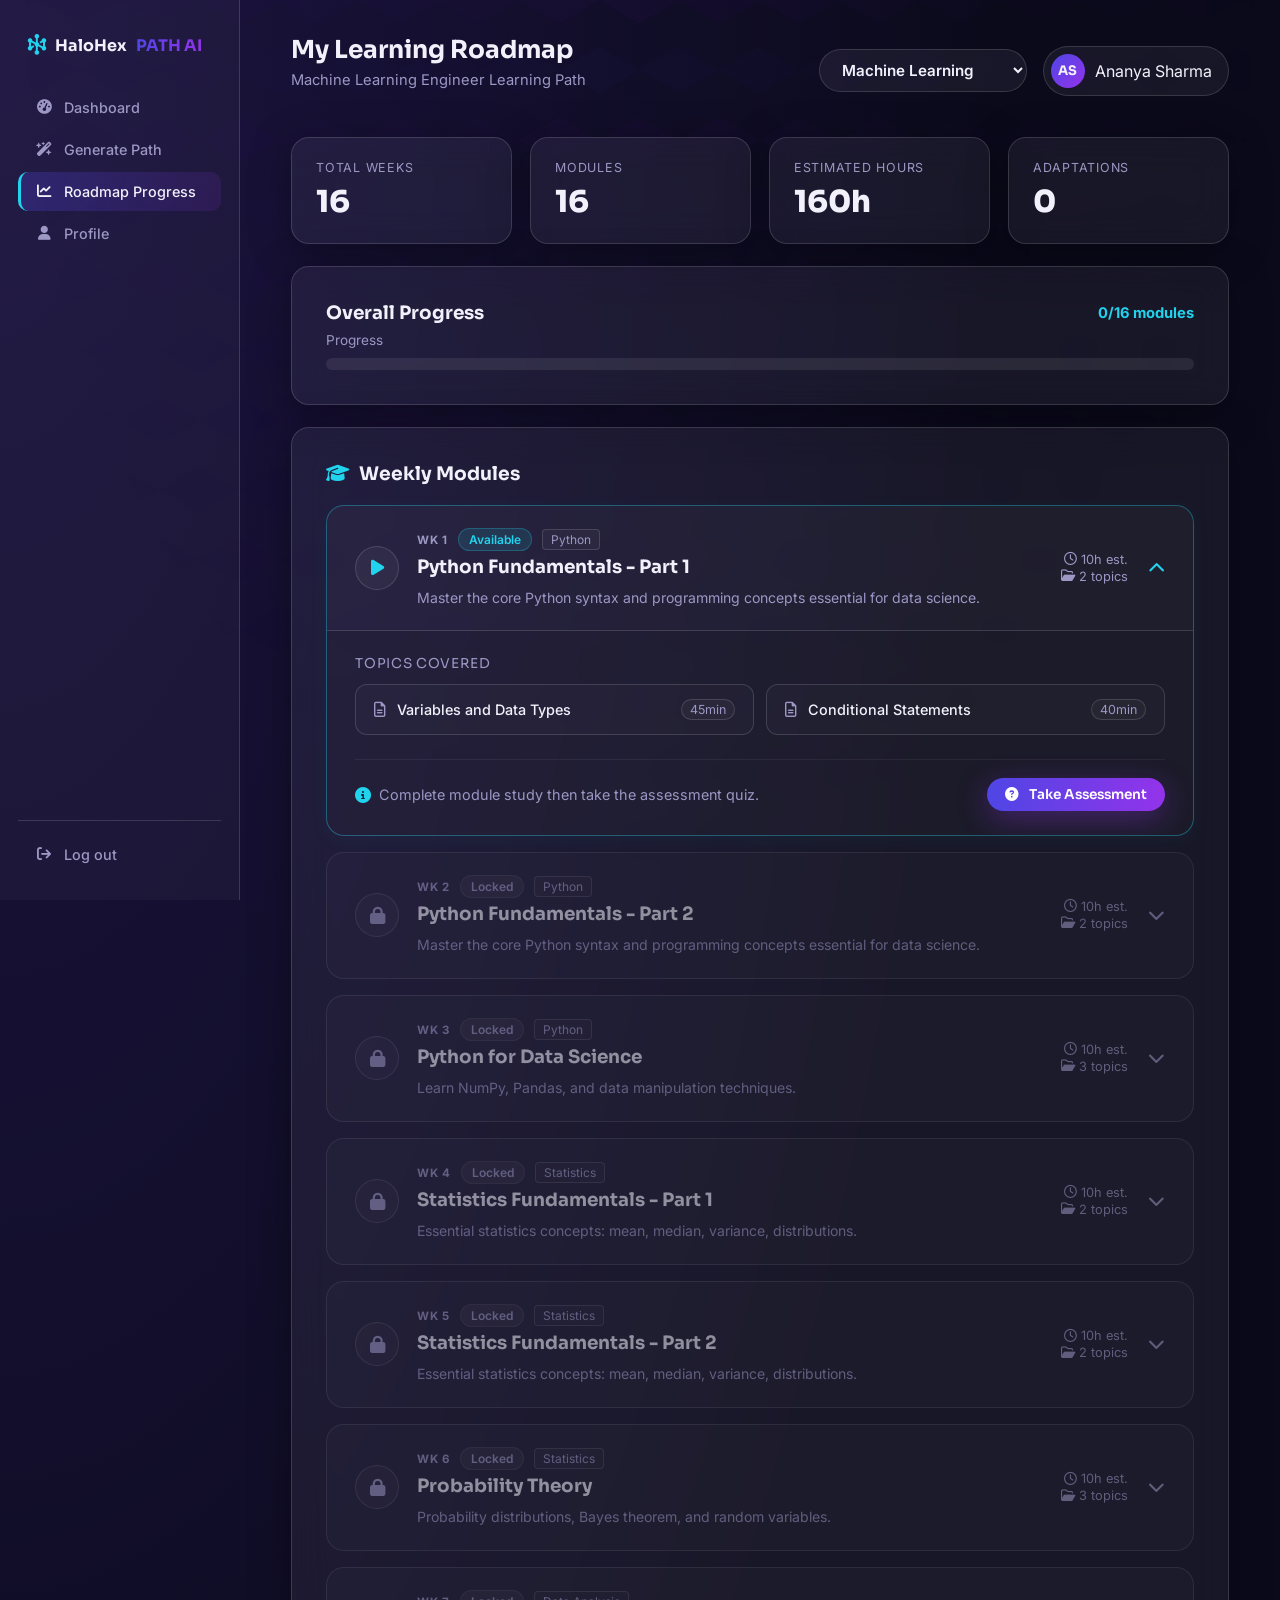
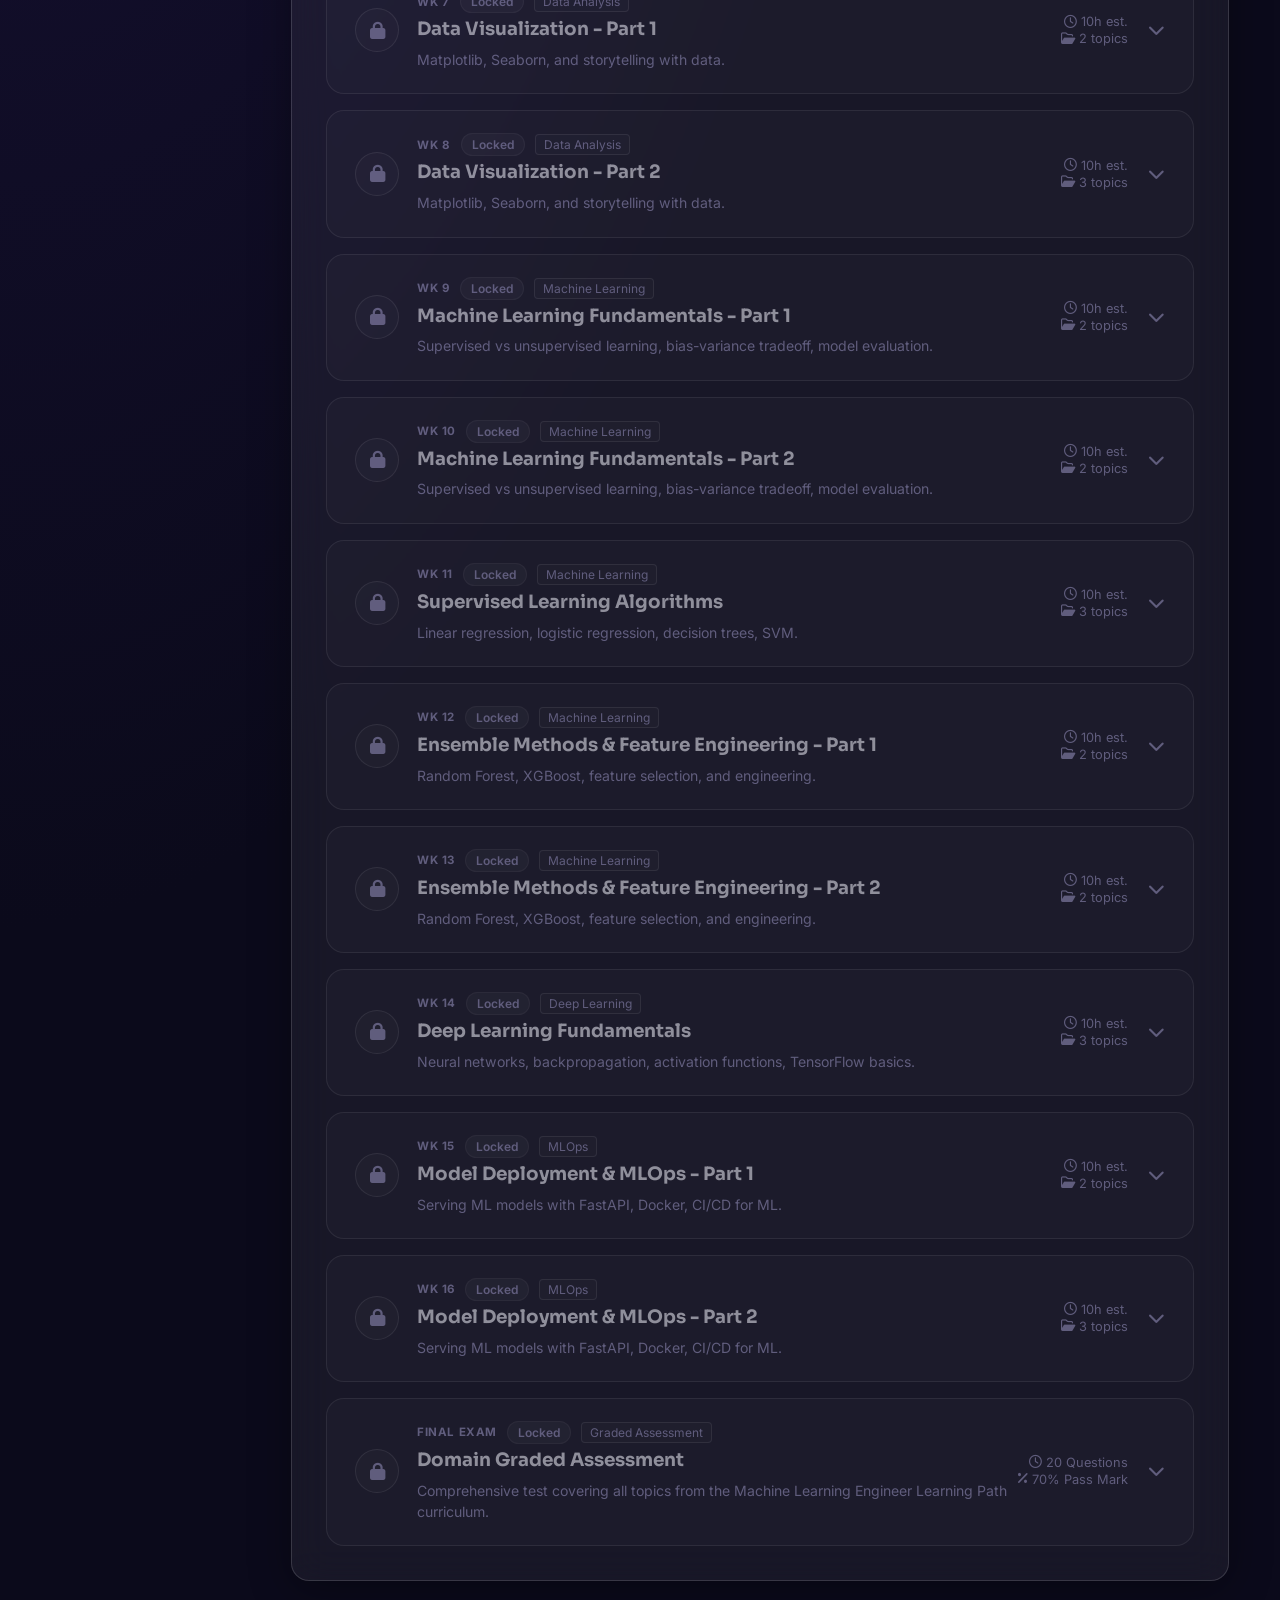
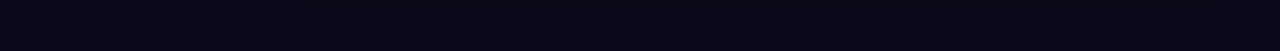
<file: HaloHex-PATH-AI/frontend/progress.html>
<!DOCTYPE html>
<html lang="en">
<head>
<meta charset="UTF-8" />
<meta name="viewport" content="width=device-width, initial-scale=1.0" />
<title>Roadmap Progress · HaloHex PATH AI</title>
<link rel="preconnect" href="https://fonts.googleapis.com">
<link href="https://fonts.googleapis.com/css2?family=Sora:wght@400;600;700;800&family=Inter:wght@400;500;600&display=swap" rel="stylesheet">
<link rel="stylesheet" href="https://cdnjs.cloudflare.com/ajax/libs/font-awesome/6.5.1/css/all.min.css">
<link rel="stylesheet" href="style.css" />
</head>
<body data-page="progress">

<div class="hex-bg" aria-hidden="true"></div>

<div class="app-shell">

  <!-- ============ SIDEBAR ============ -->
  <aside class="sidebar">
    <div class="sidebar-brand">
      <span class="hex-mark"><i class="fa-solid fa-hexagon-nodes"></i></span>
      HaloHex <span class="brand-accent">PATH AI</span>
    </div>
    <nav class="sidebar-nav">
      <a href="dashboard.html" class="sidebar-link" data-page="dashboard"><i class="fa-solid fa-gauge-high"></i> Dashboard</a>
      <a href="generate.html" class="sidebar-link" data-page="generate"><i class="fa-solid fa-wand-magic-sparkles"></i> Generate Path</a>
      <a href="progress.html" class="sidebar-link" data-page="progress"><i class="fa-solid fa-chart-line"></i> Roadmap Progress</a>
      <a href="profile.html" class="sidebar-link" data-page="profile"><i class="fa-solid fa-user"></i> Profile</a>
    </nav>
    <div class="sidebar-footer">
      <a href="#" id="logoutLink" class="sidebar-link"><i class="fa-solid fa-arrow-right-from-bracket"></i> Log out</a>
    </div>
  </aside>

  <!-- ============ MAIN ============ -->
  <main class="main-area">
    <div class="topbar">
      <div>
        <h1 id="roadmapTitle">My Learning Roadmap</h1>
        <p id="roadmapSubtitle" class="page-sub">Machine Learning Engineer Learning Path</p>
      </div>
      <div style="display:flex; align-items:center; gap:16px;">
        <div class="goal-select-container" style="margin-bottom:0;">
          <select id="goalSelect" class="goal-select-dropdown">
            <option value="Machine Learning">Machine Learning</option>
            <option value="Full Stack Developer">Full Stack Developer</option>
          </select>
        </div>
        <a href="profile.html" class="user-chip">
          <span class="avatar-circle" data-user="initials"></span>
          <span data-user="name"></span>
        </a>
      </div>
    </div>

    <!-- Stat Grid -->
    <div class="stat-grid" style="margin-bottom:22px;">
      <div class="glass-card stat-card">
        <span class="stat-label">Total Weeks</span>
        <span id="statWeeks" class="stat-value">16</span>
      </div>
      <div class="glass-card stat-card">
        <span class="stat-label">Modules</span>
        <span id="statModules" class="stat-value">10</span>
      </div>
      <div class="glass-card stat-card">
        <span class="stat-label">Estimated Hours</span>
        <span id="statHours" class="stat-value">113h</span>
      </div>
      <div class="glass-card stat-card">
        <span class="stat-label">Adaptations</span>
        <span id="statAdaptations" class="stat-value">0</span>
      </div>
    </div>

    <!-- Overall Progress Card -->
    <div class="glass-card" style="margin-bottom:22px;">
      <div style="display:flex; justify-content:space-between; align-items:center; margin-bottom:8px;">
        <h3 style="font-size:1.15rem; font-weight:700;">Overall Progress</h3>
        <span id="moduleProgressLabel" style="font-weight:700; font-size:0.92rem; color:var(--cyan);">0/10 modules</span>
      </div>
      <div style="font-size:0.85rem; color:var(--muted); margin-bottom:10px;">Progress</div>
      <div class="progress-bar-track" style="height:12px; margin-top:0;">
        <div class="progress-bar-fill" id="progressBarFill" style="width:0%;"></div>
      </div>
    </div>

    <!-- Weekly Modules Section -->
    <div class="glass-card">
      <h3 style="margin-bottom:20px; font-family:'Sora',sans-serif; font-weight:700; display:flex; align-items:center; gap:10px;">
        <i class="fa-solid fa-graduation-cap" style="color:var(--cyan);"></i> Weekly Modules
      </h3>
      <div id="modulesContainer" class="modules-container"></div>
    </div>
  </main>
</div>

<!-- ============ QUIZ MODAL ============ -->
<div id="quizOverlay" class="quiz-overlay">
  <div class="glass-card quiz-modal-card">
    <div class="quiz-modal-header">
      <div class="quiz-modal-title-wrap">
        <span id="quizModuleWeek" class="quiz-modal-subtitle">WEEK 1 ASSESSMENT</span>
        <span id="quizModuleTitle" class="quiz-modal-title">Python Fundamentals Quiz</span>
      </div>
      <button id="closeQuizBtn" class="quiz-modal-close-btn" aria-label="Close Quiz">&times;</button>
    </div>
    
    <!-- Progress Indicator -->
    <div class="quiz-progress-bar">
      <div id="quizProgressFill" class="quiz-progress-fill"></div>
    </div>
    
    <!-- Question Display -->
    <div id="quizQuestionBody" class="quiz-question-container">
      <div id="quizQuestionText" class="quiz-question-text">
        1. Loading question...
      </div>
      <div id="quizOptionsList" class="quiz-options-list">
        <!-- Option buttons dynamically generated -->
      </div>
    </div>
    
    <!-- Results Display (Initially hidden) -->
    <div id="quizResultsView" class="quiz-results-view" style="display:none;">
      <div id="quizResultIcon" class="quiz-results-badge passed">
        <i class="fa-solid fa-circle-check"></i>
      </div>
      <div class="quiz-results-score-wrap">
        <div id="quizResultPercent" class="quiz-results-score-percent passed">80%</div>
        <div id="quizResultFraction" class="quiz-results-score-fraction">4 / 5 Correct</div>
      </div>
      <div id="quizResultTitle" class="quiz-results-title">Assessment Passed!</div>
      <p id="quizResultDesc" class="quiz-results-desc">
        Great job! You have passed the quiz assessment and unlocked the next module.
      </p>
    </div>
    
    <div class="quiz-modal-footer">
      <button id="quizPrevBtn" class="quiz-btn-prev"><i class="fa-solid fa-arrow-left"></i> Previous</button>
      <button id="quizNextBtn" class="btn-primary quiz-btn-next">Next <i class="fa-solid fa-arrow-right"></i></button>
    </div>
  </div>
</div>

<!-- ============ STUDY NOTES MODAL ============ -->
<div id="studyOverlay" class="study-overlay">
  <div class="glass-card study-modal-card">
    <div class="study-modal-header">
      <div class="study-modal-title-wrap">
        <span id="studyModuleWeek" class="study-modal-subtitle">WEEK 1 STUDY NOTES</span>
        <span id="studyTopicTitle" class="study-modal-title">HTML5 Semantic Markup</span>
      </div>
      <button id="closeStudyBtn" class="study-modal-close-btn" aria-label="Close Study Notes">&times;</button>
    </div>
    
    <!-- Study Content Container -->
    <div id="studyContentBody" class="study-content-container">
      <!-- Content renders here dynamically -->
    </div>
    
    <div class="study-modal-footer">
      <button id="studyMarkCompleteBtn" class="btn-primary study-btn-complete">
        <i class="fa-regular fa-circle"></i> Mark as Completed
      </button>
      <button id="studyNextBtn" class="btn-secondary study-btn-next">
        Next Topic <i class="fa-solid fa-arrow-right"></i>
      </button>
    </div>
  </div>
</div>

<script src="roadmapData.js"></script>
<script src="studyNotesData.js"></script>
<script src="app.js"></script>
<script>
  window.onerror = function(message, source, lineno, colno, error) {
    alert("JS Error: " + message + " on line " + lineno + " in " + source);
    return false;
  };

  let selectedGoal = "";
  let roadmapProgress = {};
  let currentGoalData = {};
  
  // Quiz states
  let quizModuleIndex = -1;
  let quizQuestionIndex = -1;
  let quizAnswers = [];
  let quizQuestions = [];

  // Study states
  let currentOpenTopic = "";
  let currentOpenTopicWeek = -1;

  // DOM Elements
  const goalSelect = document.getElementById("goalSelect");
  
  // Study Modal DOM Elements
  const studyOverlay = document.getElementById("studyOverlay");
  const closeStudyBtn = document.getElementById("closeStudyBtn");
  const studyModuleWeek = document.getElementById("studyModuleWeek");
  const studyTopicTitle = document.getElementById("studyTopicTitle");
  const studyContentBody = document.getElementById("studyContentBody");
  const studyMarkCompleteBtn = document.getElementById("studyMarkCompleteBtn");
  const studyNextBtn = document.getElementById("studyNextBtn");
  const roadmapTitle = document.getElementById("roadmapTitle");
  const roadmapSubtitle = document.getElementById("roadmapSubtitle");
  const statWeeks = document.getElementById("statWeeks");
  const statModules = document.getElementById("statModules");
  const statHours = document.getElementById("statHours");
  const statAdaptations = document.getElementById("statAdaptations");
  const moduleProgressLabel = document.getElementById("moduleProgressLabel");
  const progressBarFill = document.getElementById("progressBarFill");
  const modulesContainer = document.getElementById("modulesContainer");

  // Quiz Modal DOM Elements
  const quizOverlay = document.getElementById("quizOverlay");
  const closeQuizBtn = document.getElementById("closeQuizBtn");
  const quizModuleWeek = document.getElementById("quizModuleWeek");
  const quizModuleTitle = document.getElementById("quizModuleTitle");
  const quizProgressFill = document.getElementById("quizProgressFill");
  const quizQuestionBody = document.getElementById("quizQuestionBody");
  const quizQuestionText = document.getElementById("quizQuestionText");
  const quizOptionsList = document.getElementById("quizOptionsList");
  const quizResultsView = document.getElementById("quizResultsView");
  const quizResultIcon = document.getElementById("quizResultIcon");
  const quizResultPercent = document.getElementById("quizResultPercent");
  const quizResultFraction = document.getElementById("quizResultFraction");
  const quizResultTitle = document.getElementById("quizResultTitle");
  const quizResultDesc = document.getElementById("quizResultDesc");
  const quizPrevBtn = document.getElementById("quizPrevBtn");
  const quizNextBtn = document.getElementById("quizNextBtn");

  function generateDynamicCurriculum(baseGoalData, numWeeks) {
    const allTopics = [];
    baseGoalData.modules.forEach(m => {
      m.topics.forEach(t => {
        allTopics.push({
          topic: t,
          moduleIndex: m.week - 1
        });
      });
    });

    const numTopics = allTopics.length;
    const newModules = [];

    const moduleCounts = new Array(baseGoalData.modules.length).fill(0);
    const weekModuleMappings = [];
    for (let w = 0; w < numWeeks; w++) {
      const mIdx = Math.floor((w + 0.5) * baseGoalData.modules.length / numWeeks);
      weekModuleMappings.push(mIdx);
      moduleCounts[mIdx]++;
    }

    const moduleTrackers = new Array(baseGoalData.modules.length).fill(0);

    for (let w = 0; w < numWeeks; w++) {
      const origModuleIdx = weekModuleMappings[w];
      const origModule = baseGoalData.modules[origModuleIdx];

      const startIdx = Math.floor(w * numTopics / numWeeks);
      const endIdx = Math.floor((w + 1) * numTopics / numWeeks);
      const weekTopics = allTopics.slice(startIdx, endIdx).map(x => x.topic);

      let title = origModule.title;
      if (moduleCounts[origModuleIdx] > 1) {
        moduleTrackers[origModuleIdx]++;
        title += ` - Part ${moduleTrackers[origModuleIdx]}`;
      }

      const defaultDailyHours = CURRENT_USER.dailyHours || 2;
      const defaultDays = CURRENT_USER.daysPerWeek || 5;
      const estHours = Math.round(defaultDailyHours * defaultDays);

      newModules.push({
        week: w + 1,
        title: title,
        category: origModule.category,
        description: origModule.description,
        estimatedHours: estHours,
        topics: weekTopics,
        quiz: origModule.quiz
      });
    }

    const dailyHours = CURRENT_USER.dailyHours || 2;
    const daysPerWeek = CURRENT_USER.daysPerWeek || 5;
    const totalCurriculumHours = Math.round(dailyHours * daysPerWeek * numWeeks);

    return {
      title: baseGoalData.title,
      totalWeeks: numWeeks,
      modulesCount: numWeeks,
      estimatedHours: totalCurriculumHours,
      category: baseGoalData.category,
      modules: newModules
    };
  }

  function initPage() {
    // 1. Determine career goal path
    const savedGoal = localStorage.getItem("selected_goal");
    const normalizedUserGoal = getNormalizedGoal(CURRENT_USER.goal);
    selectedGoal = savedGoal || normalizedUserGoal;
    
    // Set selection in dropdown
    goalSelect.value = selectedGoal;
    
    // Sync current user goal just in case
    if (CURRENT_USER.goal !== selectedGoal) {
      CURRENT_USER.goal = selectedGoal;
      saveCurrentUser(CURRENT_USER);
    }

    // 2. Fetch progress
    roadmapProgress = getRoadmapProgress();
    
    // 3. Load career path curriculum
    const durationWeeks = CURRENT_USER.durationWeeks || 16;
    const baseGoalData = ROADMAP_DATA[selectedGoal];
    currentGoalData = generateDynamicCurriculum(baseGoalData, durationWeeks);
    
    // Update titles and stats
    roadmapTitle.textContent = "My Learning Roadmap";
    roadmapSubtitle.textContent = currentGoalData.title;
    
    statWeeks.textContent = currentGoalData.totalWeeks;
    statModules.textContent = currentGoalData.modulesCount;
    statHours.textContent = currentGoalData.estimatedHours + "h";
    
    // Let's count goals changes as adaptations
    let adaptationsCount = parseInt(localStorage.getItem("halohex_adaptations") || "0", 10);
    statAdaptations.textContent = adaptationsCount;

    // 4. Render checklist and modules
    renderModules();
    updateOverallProgress();
  }

  function renderModules() {
    modulesContainer.innerHTML = "";
    const modules = currentGoalData.modules;
    const progress = roadmapProgress[selectedGoal] || { highestUnlockedWeek: 1, scores: {} };
    const highestUnlocked = progress.highestUnlockedWeek;

    modules.forEach((mod, idx) => {
      const week = mod.week;
      const score = progress.scores[week];
      const isCompleted = score !== undefined;
      const isAvailable = week === highestUnlocked && !isCompleted;
      const isLocked = week > highestUnlocked;

      // Status text & class
      let statusText = "Locked";
      let badgeClass = "badge-locked";
      let statusIcon = '<i class="fa-solid fa-lock"></i>';
      let cardClass = "locked";

      if (isCompleted) {
        statusText = "Completed";
        badgeClass = "badge-completed";
        statusIcon = '<i class="fa-solid fa-circle-check"></i>';
        cardClass = "completed";
      } else if (isAvailable) {
        statusText = "Available";
        badgeClass = "badge-available";
        statusIcon = '<i class="fa-solid fa-play"></i>';
        cardClass = "available";
      }

      const card = document.createElement("div");
      card.className = `module-card ${cardClass}`;
      card.id = `module-card-${week}`;

      // Build topic elements
      let topicsHtml = "";
      mod.topics.forEach((topic) => {
        const completedTopics = progress.completedTopics || [];
        const isTopicCompleted = completedTopics.includes(topic.name);
        const iconClass = isTopicCompleted ? "fa-solid fa-circle-check" : "fa-regular fa-file-lines";
        const completedClass = isTopicCompleted ? "completed" : "";
        const clickHandler = isLocked ? "" : `onclick="openStudyNotes('${escapeHtml(topic.name).replace(/'/g, "\\'")}', ${week})"`;
        const cursorClass = isLocked ? "locked-topic" : "clickable-topic";
        
        topicsHtml += `
          <div class="topic-card ${completedClass} ${cursorClass}" ${clickHandler}>
            <div class="topic-card-left">
              <i class="${iconClass}" style="${isTopicCompleted ? 'color: #22c55e;' : ''}"></i>
              <span>${topic.name}</span>
            </div>
            <span class="topic-duration">${topic.duration}</span>
          </div>
        `;
      });

      // Build quiz action section
      let quizActionHtml = "";
      if (isCompleted) {
        quizActionHtml = `
          <div class="quiz-action-bar">
            <span class="quiz-status-msg passed">
              <i class="fa-solid fa-circle-check" style="color:#22c55e;"></i>
              Assessment Passed with <strong>${score}%</strong>
            </span>
            <button class="btn-primary" style="padding: 8px 18px; font-size: 0.85rem;" onclick="startQuiz(${idx}, true)">
              <i class="fa-solid fa-rotate-left"></i> Retake Assessment
            </button>
          </div>
        `;
      } else if (isAvailable) {
        quizActionHtml = `
          <div class="quiz-action-bar">
            <span class="quiz-status-msg">
              <i class="fa-solid fa-circle-info" style="color:var(--cyan);"></i>
              Complete module study then take the assessment quiz.
            </span>
            <button class="btn-primary" style="padding: 8px 18px; font-size: 0.85rem;" onclick="startQuiz(${idx}, false)">
              <i class="fa-solid fa-circle-question"></i> Take Assessment
            </button>
          </div>
        `;
      } else {
        quizActionHtml = `
          <div class="quiz-action-bar">
            <span class="quiz-status-msg">
              <i class="fa-solid fa-lock" style="color:var(--muted);"></i>
              Unlock this module by passing the Week ${week - 1} assessment.
            </span>
          </div>
        `;
      }

      card.innerHTML = `
        <div class="module-header" onclick="toggleExpand(${week})">
          <div class="module-header-left">
            <div class="module-icon-wrap">
              ${statusIcon}
            </div>
            <div class="module-info-main">
              <div class="module-meta-top">
                <span class="module-week-tag">Wk ${week}</span>
                <span class="module-badge ${badgeClass}">${statusText}</span>
                <span class="module-category">${mod.category}</span>
              </div>
              <div class="module-title">${mod.title}</div>
              <p class="module-desc">${mod.description}</p>
            </div>
          </div>
          <div class="module-header-right">
            <div class="module-duration-info">
              <span><i class="fa-regular fa-clock"></i> ${mod.estimatedHours}h est.</span>
              <span><i class="fa-regular fa-folder-open"></i> ${mod.topics.length} topics</span>
            </div>
            <div class="module-chevron">
              <i class="fa-solid fa-chevron-down"></i>
            </div>
          </div>
        </div>
        <div class="module-body-wrap">
          <div class="module-body">
            <div class="topics-title">Topics Covered</div>
            <div class="topics-grid">
              ${topicsHtml}
            </div>
            ${quizActionHtml}
          </div>
        </div>
      `;

      modulesContainer.appendChild(card);
      
      // Auto expand the available module
      if (isAvailable) {
        card.classList.add("expanded");
      }
    });

    // Render the Final Graded Assessment card
    renderFinalAssessment();
  }

  function renderFinalAssessment() {
    const progress = getRoadmapProgress();
    const finalScore = progress[selectedGoal] ? progress[selectedGoal].finalAssessmentScore : undefined;
    const modules = currentGoalData.modules;
    
    // Check if all weekly modules are completed
    let completedCount = 0;
    modules.forEach((mod) => {
      if (progress[selectedGoal] && progress[selectedGoal].scores[mod.week] !== undefined) {
        completedCount++;
      }
    });
    
    const isUnlocked = completedCount === modules.length;
    const isCompleted = finalScore !== undefined && finalScore >= 70;
    
    let statusText = "Locked";
    let badgeClass = "badge-locked";
    let statusIcon = '<i class="fa-solid fa-lock"></i>';
    let cardClass = "locked";
    let actionHtml = "";

    if (isCompleted) {
      statusText = `Passed with ${finalScore}%`;
      badgeClass = "badge-completed";
      statusIcon = '<i class="fa-solid fa-trophy" style="color:var(--cyan);"></i>';
      cardClass = "completed";
      actionHtml = `
        <div class="quiz-action-bar">
          <span class="quiz-status-msg passed">
            <i class="fa-solid fa-circle-check" style="color:#22c55e;"></i>
            Comprehensive Graded Assessment Passed with <strong>${finalScore}%</strong>!
          </span>
          <button class="btn-primary" style="padding: 8px 18px; font-size: 0.85rem;" onclick="startFinalAssessment(true)">
            <i class="fa-solid fa-rotate-left"></i> Retake Assessment
          </button>
        </div>
      `;
    } else if (isUnlocked) {
      statusText = finalScore !== undefined ? `Failed (${finalScore}%)` : "Available";
      badgeClass = finalScore !== undefined ? "badge-locked" : "badge-available";
      statusIcon = '<i class="fa-solid fa-star" style="color:var(--cyan);"></i>';
      cardClass = "available";
      actionHtml = `
        <div class="quiz-action-bar">
          <span class="quiz-status-msg">
            <i class="fa-solid fa-circle-info" style="color:var(--cyan);"></i>
            Test your domain knowledge to complete the curriculum.
          </span>
          <button class="btn-primary" style="padding: 8px 18px; font-size: 0.85rem;" onclick="startFinalAssessment(false)">
            <i class="fa-solid fa-circle-question"></i> Take Graded Assessment
          </button>
        </div>
      `;
    } else {
      statusText = "Locked";
      badgeClass = "badge-locked";
      statusIcon = '<i class="fa-solid fa-lock"></i>';
      cardClass = "locked";
      actionHtml = `
        <div class="quiz-action-bar">
          <span class="quiz-status-msg">
            <i class="fa-solid fa-lock" style="color:var(--muted);"></i>
            Complete all ${modules.length} weekly modules to unlock the final graded assessment.
          </span>
        </div>
      `;
    }

    const card = document.createElement("div");
    card.className = `module-card final-assessment-card ${cardClass}`;
    card.id = "module-card-final-assessment";
    if (isUnlocked && !isCompleted) {
      card.classList.add("expanded");
    }

    card.innerHTML = `
      <div class="module-header" onclick="this.parentElement.classList.toggle('expanded')">
        <div class="module-header-left">
          <div class="module-icon-wrap">
            ${statusIcon}
          </div>
          <div class="module-info-main">
            <div class="module-meta-top">
              <span class="module-week-tag">Final Exam</span>
              <span class="module-badge ${badgeClass}">${statusText}</span>
              <span class="module-category">Graded Assessment</span>
            </div>
            <div class="module-title">Domain Graded Assessment</div>
            <p class="module-desc">Comprehensive test covering all topics from the ${currentGoalData.title} curriculum.</p>
          </div>
        </div>
        <div class="module-header-right">
          <div class="module-duration-info">
            <span><i class="fa-regular fa-clock"></i> 20 Questions</span>
            <span><i class="fa-solid fa-percent"></i> 70% Pass Mark</span>
          </div>
          <div class="module-chevron">
            <i class="fa-solid fa-chevron-down"></i>
          </div>
        </div>
      </div>
      <div class="module-body-wrap">
        <div class="module-body">
          <div class="topics-title">Assessment Guidelines</div>
          <div class="topics-grid" style="grid-template-columns:1fr; gap:10px; margin-bottom:15px; font-size:0.9rem; color:var(--muted);">
            <div>• The exam consists of 20 randomized questions drawn from all modules.</div>
            <div>• You must answer at least 14 questions correctly (70%) to pass.</div>
            <div>• You can retake the assessment as many times as you like.</div>
          </div>
          ${actionHtml}
        </div>
      </div>
    `;

    modulesContainer.appendChild(card);
  }

  window.startFinalAssessment = function(isRetake) {
    quizModuleIndex = -99;
    
    // Gather all questions from current goal curriculum
    let finalQuestionsPool = [];
    currentGoalData.modules.forEach(m => {
      m.quiz.forEach(q => {
        finalQuestionsPool.push(q);
      });
    });

    // Shuffle and pick 20 questions
    let shuffled = finalQuestionsPool.sort(() => 0.5 - Math.random());
    quizQuestions = shuffled.slice(0, 20);
    quizQuestionIndex = 0;
    
    // Initialize answers as empty
    quizAnswers = new Array(quizQuestions.length).fill(-1);

    // Setup modal header texts
    quizModuleWeek.textContent = `FINAL GRADED ASSESSMENT`;
    quizModuleTitle.textContent = `${selectedGoal} Comprehensive Exam`;

    // Reset views
    quizQuestionBody.style.display = "block";
    quizResultsView.style.display = "none";
    quizPrevBtn.style.display = "flex";
    quizNextBtn.innerHTML = `Next <i class="fa-solid fa-arrow-right"></i>`;
    quizNextBtn.onclick = handleQuizNext;

    renderQuizQuestion();

    // Show modal overlay
    quizOverlay.classList.add("active");
  };

  function toggleExpand(week) {
    const card = document.getElementById(`module-card-${week}`);
    if (!card || card.classList.contains("locked")) return;
    
    // Toggle expand state
    card.classList.toggle("expanded");
  }

  function updateOverallProgress() {
    const modules = currentGoalData.modules;
    const progress = roadmapProgress[selectedGoal] || { highestUnlockedWeek: 1, scores: {} };
    
    let completedCount = 0;
    modules.forEach((mod) => {
      if (progress.scores[mod.week] !== undefined) {
        completedCount++;
      }
    });

    const totalCount = modules.length;
    const percent = Math.round((completedCount / totalCount) * 100);

    moduleProgressLabel.textContent = `${completedCount}/${totalCount} modules`;
    progressBarFill.style.width = `${percent}%`;
  }

  // Dropdown Goal Selection Change handler
  goalSelect.addEventListener("change", (e) => {
    const newGoal = e.target.value;
    
    // Log adaptations
    let adaptationsCount = parseInt(localStorage.getItem("halohex_adaptations") || "0", 10);
    adaptationsCount++;
    localStorage.setItem("halohex_adaptations", adaptationsCount);
    
    localStorage.setItem("selected_goal", newGoal);
    CURRENT_USER.goal = newGoal;
    saveCurrentUser(CURRENT_USER);
    
    initPage();
    showToast(`Switched career path to ${newGoal}`);
  });

  // QUIZ SYSTEM LOGIC
  function startQuiz(moduleIndex, isRetake) {
    quizModuleIndex = moduleIndex;
    const moduleData = currentGoalData.modules[moduleIndex];
    quizQuestions = moduleData.quiz;
    quizQuestionIndex = 0;
    
    // Initialize answers as empty
    quizAnswers = new Array(quizQuestions.length).fill(-1);

    // Setup modal header texts
    quizModuleWeek.textContent = `WEEK ${moduleData.week} ASSESSMENT`;
    quizModuleTitle.textContent = `${moduleData.title} Quiz`;

    // Reset views
    quizQuestionBody.style.display = "block";
    quizResultsView.style.display = "none";
    quizPrevBtn.style.display = "flex";
    quizNextBtn.innerHTML = `Next <i class="fa-solid fa-arrow-right"></i>`;
    quizNextBtn.onclick = handleQuizNext;

    renderQuizQuestion();

    // Show modal overlay
    quizOverlay.classList.add("active");
  }

  function renderQuizQuestion() {
    const question = quizQuestions[quizQuestionIndex];
    
    // Update progress bar
    const progressPercent = ((quizQuestionIndex) / quizQuestions.length) * 100;
    quizProgressFill.style.width = `${progressPercent}%`;

    // Render text
    quizQuestionText.textContent = `${quizQuestionIndex + 1}. ${question.question}`;

    // Render options
    quizOptionsList.innerHTML = "";
    question.options.forEach((opt, idx) => {
      const letter = String.fromCharCode(65 + idx); // A, B, C, D
      const isSelected = quizAnswers[quizQuestionIndex] === idx;
      
      const btn = document.createElement("button");
      btn.className = `quiz-option-button ${isSelected ? 'selected' : ''}`;
      btn.innerHTML = `
        <div class="quiz-option-circle">${letter}</div>
        <span>${escapeHtml(opt)}</span>
      `;
      btn.onclick = () => selectQuizOption(idx);
      quizOptionsList.appendChild(btn);
    });

    // Update buttons
    quizPrevBtn.disabled = quizQuestionIndex === 0;
    if (quizQuestionIndex === quizQuestions.length - 1) {
      quizNextBtn.innerHTML = `Submit <i class="fa-solid fa-check"></i>`;
    } else {
      quizNextBtn.innerHTML = `Next <i class="fa-solid fa-arrow-right"></i>`;
    }
  }

  function selectQuizOption(optionIndex) {
    quizAnswers[quizQuestionIndex] = optionIndex;
    renderQuizQuestion();
  }

  quizPrevBtn.onclick = () => {
    if (quizQuestionIndex > 0) {
      quizQuestionIndex--;
      renderQuizQuestion();
    }
  };

  function handleQuizNext() {
    // Check if an option is selected
    if (quizAnswers[quizQuestionIndex] === -1) {
      showToast("Please select an answer option.", "fa-circle-exclamation");
      return;
    }

    if (quizQuestionIndex < quizQuestions.length - 1) {
      quizQuestionIndex++;
      renderQuizQuestion();
    } else {
      submitQuiz();
    }
  }

  function submitQuiz() {
    let score = 0;
    quizQuestions.forEach((q, i) => {
      if (quizAnswers[i] === q.answer) {
        score++;
      }
    });

    const percent = Math.round((score / quizQuestions.length) * 100);
    
    if (quizModuleIndex === -99) {
      const passed = percent >= 70;
      quizQuestionBody.style.display = "none";
      quizResultsView.style.display = "flex";
      quizPrevBtn.style.display = "none";
      quizProgressFill.style.width = "100%";

      const progress = getRoadmapProgress();
      if (!progress[selectedGoal]) {
        progress[selectedGoal] = { highestUnlockedWeek: 1, scores: {} };
      }
      progress[selectedGoal].finalAssessmentScore = percent;
      saveRoadmapProgress(progress);
      roadmapProgress = progress;

      if (passed) {
        quizResultIcon.className = "quiz-results-badge passed";
        quizResultIcon.innerHTML = '<i class="fa-solid fa-trophy"></i>';
        quizResultPercent.className = "quiz-results-score-percent passed";
        quizResultPercent.textContent = `${percent}%`;
        quizResultFraction.textContent = `${score} / ${quizQuestions.length} Correct`;
        quizResultTitle.textContent = "Comprehensive Exam Passed!";
        quizResultDesc.textContent = `Outstanding! You successfully passed the final graded assessment and completed your learning path.`;
        
        quizNextBtn.innerHTML = `Finish <i class="fa-solid fa-circle-xmark"></i>`;
        quizNextBtn.onclick = closeQuizModal;
      } else {
        quizResultIcon.className = "quiz-results-badge failed";
        quizResultIcon.innerHTML = '<i class="fa-solid fa-circle-xmark"></i>';
        quizResultPercent.className = "quiz-results-score-percent failed";
        quizResultPercent.textContent = `${percent}%`;
        quizResultFraction.textContent = `${score} / ${quizQuestions.length} Correct`;
        quizResultTitle.textContent = "Assessment Failed";
        quizResultDesc.textContent = `You scored ${percent}%. You need at least 70% (14 correct answers) to pass. Please review your weak areas and try again!`;
        
        quizNextBtn.innerHTML = `Retake Exam <i class="fa-solid fa-rotate-left"></i>`;
        quizNextBtn.onclick = () => {
          startFinalAssessment(false);
        };
      }
      return;
    }

    const passed = percent >= 80;
    const week = currentGoalData.modules[quizModuleIndex].week;

    // Show results
    quizQuestionBody.style.display = "none";
    quizResultsView.style.display = "flex";
    quizPrevBtn.style.display = "none";
    quizProgressFill.style.width = "100%";

    if (passed) {
      // Record completed state
      const progress = getRoadmapProgress();
      progress[selectedGoal].scores[week] = percent;

      // If they passed the active highestUnlocked module, unlock next one!
      if (week === progress[selectedGoal].highestUnlockedWeek && week < currentGoalData.totalWeeks) {
        progress[selectedGoal].highestUnlockedWeek = week + 1;
      }
      
      saveRoadmapProgress(progress);
      roadmapProgress = progress; // Update local copy

      // UI
      quizResultIcon.className = "quiz-results-badge passed";
      quizResultIcon.innerHTML = '<i class="fa-solid fa-circle-check"></i>';
      quizResultPercent.className = "quiz-results-score-percent passed";
      quizResultPercent.textContent = `${percent}%`;
      quizResultFraction.textContent = `${score} / ${quizQuestions.length} Correct`;
      quizResultTitle.textContent = "Assessment Passed!";
      quizResultDesc.textContent = `Excellent job! You successfully passed the assessment and unlocked the next module.`;
      
      quizNextBtn.innerHTML = `Finish <i class="fa-solid fa-circle-xmark"></i>`;
      quizNextBtn.onclick = closeQuizModal;
    } else {
      // Failed
      quizResultIcon.className = "quiz-results-badge failed";
      quizResultIcon.innerHTML = '<i class="fa-solid fa-circle-xmark"></i>';
      quizResultPercent.className = "quiz-results-score-percent failed";
      quizResultPercent.textContent = `${percent}%`;
      quizResultFraction.textContent = `${score} / ${quizQuestions.length} Correct`;
      quizResultTitle.textContent = "Assessment Failed";
      quizResultDesc.textContent = `You scored ${percent}%. You need at least 80% (4 correct answers) to pass and move on. Please review the topics and try again!`;
      
      quizNextBtn.innerHTML = `Retake Quiz <i class="fa-solid fa-rotate-left"></i>`;
      quizNextBtn.onclick = () => {
        startQuiz(quizModuleIndex, false);
      };
    }
  }

  function closeQuizModal() {
    quizOverlay.classList.remove("active");
    // Reload state and modules
    initPage();
  }

  closeQuizBtn.onclick = () => {
    quizOverlay.classList.remove("active");
    initPage();
  };

  // Study notes event handlers and helper functions
  closeStudyBtn.onclick = () => {
    studyOverlay.classList.remove("active");
  };

  studyMarkCompleteBtn.onclick = () => {
    toggleTopicCompletion();
  };

  studyNextBtn.onclick = () => {
    handleStudyNext();
  };

  window.openStudyNotes = function(topicName, week) {
    currentOpenTopic = topicName;
    currentOpenTopicWeek = week;
    
    // Find study notes
    let notes = STUDY_NOTES_DATA[topicName];
    if (!notes) {
      notes = getFallbackStudyNotes(topicName);
    }
    
    // Set headers
    document.getElementById("studyModuleWeek").textContent = `WEEK ${week} STUDY NOTES (${notes.duration || '30min'})`;
    document.getElementById("studyTopicTitle").textContent = topicName;
    
    // Set content body
    studyContentBody.innerHTML = notes.content;
    studyContentBody.scrollTop = 0; // Scroll to top
    
    // Setup Mark Completed Button
    updateStudyModalButtons();
    
    // Open modal
    studyOverlay.classList.add("active");
  };

  function updateStudyModalButtons() {
    const progress = getRoadmapProgress();
    const completedTopics = progress[selectedGoal].completedTopics || [];
    const isCompleted = completedTopics.includes(currentOpenTopic);
    
    if (isCompleted) {
      studyMarkCompleteBtn.innerHTML = `<i class="fa-solid fa-circle-check"></i> Completed`;
      studyMarkCompleteBtn.classList.add("completed-btn");
    } else {
      studyMarkCompleteBtn.innerHTML = `<i class="fa-regular fa-circle"></i> Mark as Completed`;
      studyMarkCompleteBtn.classList.remove("completed-btn");
    }
    
    // Setup Next Button
    const nextInfo = getNextTopicInfo(currentOpenTopic);
    if (nextInfo) {
      if (nextInfo.isQuiz) {
        studyNextBtn.innerHTML = `Take Assessment <i class="fa-solid fa-circle-question"></i>`;
      } else {
        studyNextBtn.innerHTML = `Next: ${nextInfo.topic.name} <i class="fa-solid fa-arrow-right"></i>`;
      }
      studyNextBtn.style.display = "flex";
    } else {
      studyNextBtn.style.display = "none";
    }
  }

  function getNextTopicInfo(topicName) {
    let found = false;
    const modules = currentGoalData.modules;
    
    for (let m = 0; m < modules.length; m++) {
      const mod = modules[m];
      for (let t = 0; t < mod.topics.length; t++) {
        const topic = mod.topics[t];
        if (found) {
          const progress = getRoadmapProgress();
          const highestUnlocked = progress[selectedGoal].highestUnlockedWeek;
          const nextTopicWeek = m + 1;
          
          if (nextTopicWeek > highestUnlocked) {
            return { isQuiz: true, moduleIndex: currentOpenTopicWeek - 1 };
          }
          
          return { isQuiz: false, topic: topic, week: nextTopicWeek };
        }
        if (topic.name === topicName) {
          found = true;
        }
      }
    }
    
    if (found) {
      const progress = getRoadmapProgress();
      const score = progress[selectedGoal].scores[currentOpenTopicWeek];
      if (score === undefined) {
        return { isQuiz: true, moduleIndex: currentOpenTopicWeek - 1 };
      }
    }
    
    return null;
  }

  window.toggleTopicCompletion = function() {
    if (!currentOpenTopic) return;
    
    const progress = getRoadmapProgress();
    if (!progress[selectedGoal].completedTopics) {
      progress[selectedGoal].completedTopics = [];
    }
    
    const index = progress[selectedGoal].completedTopics.indexOf(currentOpenTopic);
    
    if (index === -1) {
      progress[selectedGoal].completedTopics.push(currentOpenTopic);
      showToast(`Completed: ${currentOpenTopic}`);
    } else {
      progress[selectedGoal].completedTopics.splice(index, 1);
      showToast(`Marked incomplete: ${currentOpenTopic}`, "fa-circle-info");
    }
    
    saveRoadmapProgress(progress);
    roadmapProgress = progress;
    
    updateStudyModalButtons();
    renderModules();
  };

  window.handleStudyNext = function() {
    const nextInfo = getNextTopicInfo(currentOpenTopic);
    if (!nextInfo) return;
    
    if (nextInfo.isQuiz) {
      studyOverlay.classList.remove("active");
      const progress = getRoadmapProgress();
      const score = progress[selectedGoal].scores[nextInfo.moduleIndex + 1];
      const isRetake = score !== undefined;
      startQuiz(nextInfo.moduleIndex, isRetake);
    } else {
      openStudyNotes(nextInfo.topic.name, nextInfo.week);
    }
  };

  function escapeHtml(str) {
    const div = document.createElement("div");
    div.textContent = str;
    return div.innerHTML;
  }

  document.addEventListener("DOMContentLoaded", initPage);
</script>
</body>
</html>
</file>
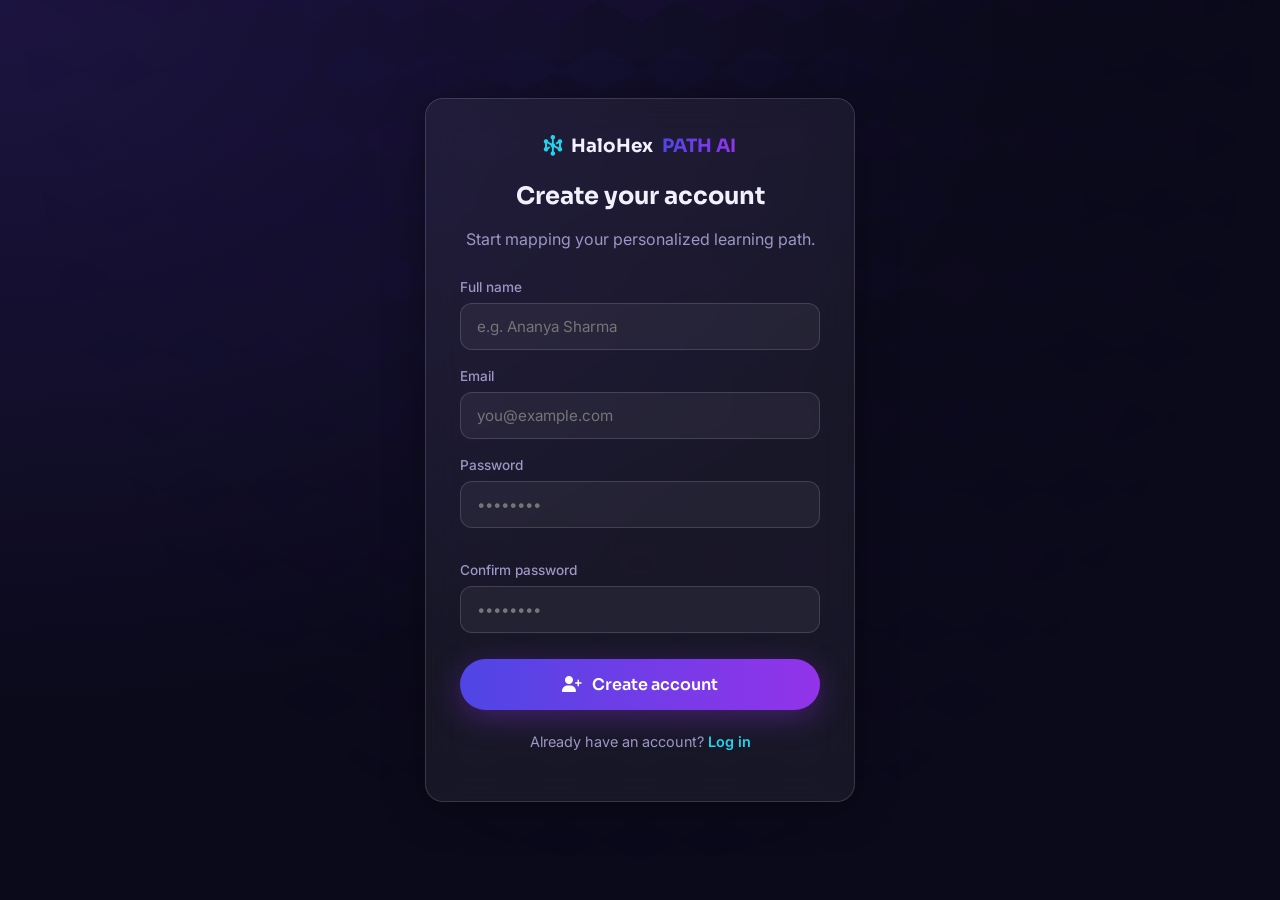
<file: HaloHex-PATH-AI/frontend/register.html>
<!DOCTYPE html>
<html lang="en">
<head>
<meta charset="UTF-8" />
<meta name="viewport" content="width=device-width, initial-scale=1.0" />
<title>Create account · HaloHex PATH AI</title>
<link rel="preconnect" href="https://fonts.googleapis.com">
<link href="https://fonts.googleapis.com/css2?family=Sora:wght@400;600;700;800&family=Inter:wght@400;500;600&display=swap" rel="stylesheet">
<link rel="stylesheet" href="https://cdnjs.cloudflare.com/ajax/libs/font-awesome/6.5.1/css/all.min.css">
<link rel="stylesheet" href="style.css" />
</head>
<body>

<div class="hex-bg" aria-hidden="true"></div>

<div class="auth-page">
  <div class="glass-card auth-card">
    <div class="auth-brand">
      <span class="hex-mark"><i class="fa-solid fa-hexagon-nodes"></i></span>
      HaloHex <span class="brand-accent">PATH AI</span>
    </div>

    <h2>Create your account</h2>
    <p class="auth-sub">Start mapping your personalized learning path.</p>

    <div class="form-error" id="formError"></div>

    <form id="registerForm">
      <div class="field">
        <label for="fullName">Full name</label>
        <input type="text" id="fullName" placeholder="e.g. Ananya Sharma" required />
      </div>

      <div class="field">
        <label for="email">Email</label>
        <input type="email" id="email" placeholder="you@example.com" required />
      </div>

      <div class="field-row">
        <div class="field">
          <label for="password">Password</label>
          <input type="password" id="password" placeholder="••••••••" required minlength="6" />
        </div>
        <div class="field">
          <label for="confirmPassword">Confirm password</label>
          <input type="password" id="confirmPassword" placeholder="••••••••" required minlength="6" />
        </div>
      </div>

      <button type="submit" class="btn-primary btn-block">
        <i class="fa-solid fa-user-plus"></i> Create account
      </button>
    </form>

    <p class="auth-switch">
      Already have an account? <a href="login.html">Log in</a>
    </p>
  </div>
</div>

<script>
  // ---------------------------------------------------------------
  // PLACEHOLDER REGISTER LOGIC — there is no auth backend yet.
  // Replace this block once you add a real endpoint, e.g.:
  //
  //   const res = await fetch(`${BACKEND_URL}/register`, {
  //     method: "POST",
  //     headers: { "Content-Type": "application/json" },
  //     body: JSON.stringify({ fullName, email, password })
  //   });
  //
  // Note: don't reuse the existing "users" table in models.py for
  // accounts — that table stores generated roadmaps. Add a
  // separate "accounts" table for login credentials.
  // ---------------------------------------------------------------

  document.getElementById("registerForm").addEventListener("submit", (e) => {
    e.preventDefault();
    const fullName = document.getElementById("fullName").value.trim();
    const email = document.getElementById("email").value.trim();
    const password = document.getElementById("password").value;
    const confirmPassword = document.getElementById("confirmPassword").value;
    const errorBox = document.getElementById("formError");

    errorBox.classList.remove("visible");

    if (!fullName || !email || !password || !confirmPassword) {
      errorBox.textContent = "Please fill in every field.";
      errorBox.classList.add("visible");
      return;
    }

    if (password !== confirmPassword) {
      errorBox.textContent = "Passwords don't match.";
      errorBox.classList.add("visible");
      return;
    }

    if (password.length < 6) {
      errorBox.textContent = "Password must be at least 6 characters.";
      errorBox.classList.add("visible");
      return;
    }

    // Demo-only: no account is actually created yet.
    window.location.href = "login.html?registered=true";
  });
</script>
</body>
</html>
</file>
<file: HaloHex-PATH-AI/frontend/style.css>
/* ==========================================================
   HaloHex PATH AI — Design tokens
   Color:  bg-deep #0B0A1B, bg-mid #171233, indigo #4F46E5,
           purple #9333EA, cyan #22D3EE, text #F2F1FB, muted #9C97C4
   Type:   Display = Sora, Body = Inter
   Motif:  Hexagon "path" — the learning journey as connected nodes
   ========================================================== */

:root {
  --bg-deep: #0b0a1b;
  --bg-mid: #171233;
  --indigo: #4f46e5;
  --purple: #9333ea;
  --cyan: #22d3ee;
  --text: #f2f1fb;
  --muted: #9c97c4;
  --glass: rgba(255, 255, 255, 0.055);
  --glass-border: rgba(255, 255, 255, 0.14);
  --radius: 18px;
}

* { box-sizing: border-box; }

html { scroll-behavior: smooth; }

body {
  margin: 0;
  font-family: 'Inter', sans-serif;
  color: var(--text);
  background: radial-gradient(ellipse at top left, #1c1440 0%, var(--bg-deep) 55%),
              linear-gradient(160deg, var(--bg-deep), #0d0c22 60%, var(--bg-mid));
  min-height: 100vh;
  position: relative;
  overflow-x: hidden;
}

h1, h2, h3 {
  font-family: 'Sora', sans-serif;
  margin: 0;
}

p { line-height: 1.6; color: var(--muted); }

/* ---------- Ambient hex grid backdrop ---------- */
.hex-bg {
  position: fixed;
  inset: 0;
  z-index: 0;
  pointer-events: none;
  opacity: 0.35;
  background-image:
    linear-gradient(30deg, rgba(147,51,234,0.10) 12%, transparent 12.5%, transparent 87%, rgba(147,51,234,0.10) 87.5%, rgba(147,51,234,0.10)),
    linear-gradient(150deg, rgba(147,51,234,0.10) 12%, transparent 12.5%, transparent 87%, rgba(147,51,234,0.10) 87.5%, rgba(147,51,234,0.10)),
    linear-gradient(30deg, rgba(79,70,229,0.10) 12%, transparent 12.5%, transparent 87%, rgba(79,70,229,0.10) 87.5%, rgba(79,70,229,0.10)),
    linear-gradient(150deg, rgba(79,70,229,0.10) 12%, transparent 12.5%, transparent 87%, rgba(79,70,229,0.10) 87.5%, rgba(79,70,229,0.10));
  background-size: 80px 140px;
  background-position: 0 0, 0 0, 40px 70px, 40px 70px;
  mask-image: radial-gradient(ellipse at 50% 0%, black 0%, transparent 75%);
}

/* ---------- Nav ---------- */
.nav {
  position: relative;
  z-index: 2;
  display: flex;
  align-items: center;
  justify-content: space-between;
  padding: 22px 6vw;
}

.nav-brand {
  font-family: 'Sora', sans-serif;
  font-weight: 700;
  font-size: 1.2rem;
  display: flex;
  align-items: center;
  gap: 10px;
}

.hex-mark {
  color: var(--cyan);
  font-size: 1.3rem;
}

.brand-accent {
  background: linear-gradient(90deg, var(--indigo), var(--purple));
  -webkit-background-clip: text;
  background-clip: text;
  color: transparent;
}

.nav-tag {
  font-size: 0.8rem;
  color: var(--muted);
  letter-spacing: 0.04em;
  text-transform: uppercase;
}

/* ---------- Hero ---------- */
.hero {
  position: relative;
  z-index: 2;
  padding: 6vh 6vw 8vh;
  text-align: center;
  max-width: 900px;
  margin: 0 auto;
}

.eyebrow {
  color: var(--cyan);
  text-transform: uppercase;
  letter-spacing: 0.14em;
  font-size: 0.78rem;
  font-weight: 600;
  margin-bottom: 14px;
}

.hero h1 {
  font-size: clamp(2.2rem, 5vw, 3.6rem);
  font-weight: 800;
  line-height: 1.12;
  letter-spacing: -0.02em;
}

.grad-text {
  background: linear-gradient(100deg, var(--indigo), var(--purple) 55%, var(--cyan));
  -webkit-background-clip: text;
  background-clip: text;
  color: transparent;
}

.hero-sub {
  max-width: 560px;
  margin: 22px auto 34px;
  font-size: 1.05rem;
}

.hero-path {
  position: relative;
  max-width: 640px;
  margin: 40px auto 0;
}

.hex-path-svg { width: 100%; height: auto; overflow: visible; }

.hex-path-line {
  fill: none;
  stroke: url(#pathGrad);
  stroke: var(--indigo);
  stroke-width: 2.5;
  stroke-dasharray: 6 8;
  opacity: 0.7;
  animation: dash-flow 3s linear infinite;
}

@keyframes dash-flow { to { stroke-dashoffset: -140; } }

.hex-nodes circle {
  fill: var(--bg-deep);
  stroke: var(--cyan);
  stroke-width: 2;
}

.hex-node-final { fill: var(--cyan); stroke: var(--cyan); }

.hero-path-label {
  position: absolute;
  top: -14px;
  font-size: 0.72rem;
  color: var(--muted);
  letter-spacing: 0.04em;
}
.hero-path-label.start { left: 0; }
.hero-path-label.end { right: 0; }

/* ---------- Buttons ---------- */
.btn-primary {
  background: linear-gradient(90deg, var(--indigo), var(--purple));
  color: #fff;
  border: none;
  padding: 15px 32px;
  border-radius: 999px;
  font-family: 'Sora', sans-serif;
  font-weight: 600;
  font-size: 1rem;
  cursor: pointer;
  display: inline-flex;
  align-items: center;
  gap: 10px;
  box-shadow: 0 8px 30px rgba(147, 51, 234, 0.35);
  transition: transform 0.2s ease, box-shadow 0.2s ease;
}

.btn-primary:hover {
  transform: translateY(-2px);
  box-shadow: 0 12px 36px rgba(147, 51, 234, 0.5);
}

.btn-primary:active { transform: translateY(0); }

.btn-block { width: 100%; justify-content: center; margin-top: 8px; }

.btn-secondary {
  display: flex;
  margin: 40px auto 0;
  background: transparent;
  border: 1px solid var(--glass-border);
  color: var(--text);
  padding: 12px 26px;
  border-radius: 999px;
  font-family: 'Sora', sans-serif;
  font-weight: 600;
  cursor: pointer;
  align-items: center;
  gap: 8px;
  transition: background 0.2s ease, border-color 0.2s ease;
}

.btn-secondary:hover {
  background: rgba(255,255,255,0.06);
  border-color: var(--cyan);
}

/* ---------- Sections / Glass cards ---------- */
.section {
  position: relative;
  z-index: 2;
  max-width: 980px;
  margin: 0 auto;
  padding: 20px 6vw 60px;
}

.glass-card {
  background: var(--glass);
  border: 1px solid var(--glass-border);
  border-radius: var(--radius);
  backdrop-filter: blur(18px);
  -webkit-backdrop-filter: blur(18px);
  padding: 34px;
  box-shadow: 0 8px 40px rgba(0,0,0,0.35);
}

.form-card h2, .result-header h2 {
  display: flex;
  align-items: center;
  gap: 12px;
  font-size: 1.5rem;
}

.form-card h2 i, .result-header h2 i { color: var(--cyan); }

.section-sub { margin-top: 6px; margin-bottom: 26px; }

/* ---------- Form ---------- */
.field { margin-bottom: 18px; display: flex; flex-direction: column; gap: 8px; flex: 1; }

.field-row {
  display: flex;
  gap: 16px;
  flex-wrap: wrap;
}

label {
  font-size: 0.85rem;
  color: var(--muted);
  font-weight: 500;
}

input, select {
  background: rgba(255,255,255,0.05);
  border: 1px solid var(--glass-border);
  color: var(--text);
  padding: 13px 16px;
  border-radius: 12px;
  font-family: 'Inter', sans-serif;
  font-size: 0.95rem;
  outline: none;
  transition: border-color 0.2s ease, background 0.2s ease;
}

input:focus, select:focus {
  border-color: var(--cyan);
  background: rgba(255,255,255,0.08);
}

select option { background: var(--bg-mid); color: var(--text); }

/* ---------- Loading ---------- */
.loading-card {
  display: flex;
  flex-direction: column;
  align-items: center;
  gap: 26px;
  padding: 60px 30px;
  text-align: center;
}

.hex-spinner {
  position: relative;
  width: 70px;
  height: 70px;
}

.hex-spinner-cell {
  position: absolute;
  width: 22px;
  height: 22px;
  clip-path: polygon(50% 0%, 100% 25%, 100% 75%, 50% 100%, 0% 25%, 0% 75%);
  background: linear-gradient(135deg, var(--indigo), var(--purple));
  animation: hex-orbit 1.4s ease-in-out infinite;
}

.c1 { top: 0; left: 24px; animation-delay: 0s; }
.c2 { bottom: 6px; left: 0; animation-delay: 0.2s; background: linear-gradient(135deg, var(--purple), var(--cyan)); }
.c3 { bottom: 6px; right: 0; animation-delay: 0.4s; background: linear-gradient(135deg, var(--cyan), var(--indigo)); }

@keyframes hex-orbit {
  0%, 100% { transform: scale(1); opacity: 0.6; }
  50% { transform: scale(1.35); opacity: 1; }
}

.loading-text { font-size: 1rem; color: var(--text); }
#loadingGoal { color: var(--cyan); font-weight: 600; }

/* ---------- Results ---------- */
.result-header { text-align: center; margin-bottom: 30px; }
.result-header h2 { justify-content: center; font-size: 1.7rem; }

.results-grid {
  display: grid;
  grid-template-columns: repeat(2, 1fr);
  gap: 22px;
}

.result-card.wide { grid-column: 1 / -1; }

.result-card h3 {
  font-size: 1.05rem;
  display: flex;
  align-items: center;
  gap: 10px;
  margin-bottom: 14px;
}

.result-card h3 i { color: var(--cyan); }

.card-note { font-size: 0.9rem; margin-bottom: 16px; }

/* Week roadmap list */
.roadmap-list {
  display: grid;
  grid-template-columns: repeat(auto-fill, minmax(220px, 1fr));
  gap: 12px;
}

.week-item {
  background: rgba(255,255,255,0.04);
  border: 1px solid var(--glass-border);
  border-left: 3px solid var(--indigo);
  border-radius: 10px;
  padding: 12px 14px;
}

.week-item .week-num {
  font-family: 'Sora', sans-serif;
  font-size: 0.78rem;
  color: var(--cyan);
  font-weight: 700;
  letter-spacing: 0.05em;
  text-transform: uppercase;
}

.week-item ul { margin: 6px 0 0; padding-left: 18px; }
.week-item li { font-size: 0.9rem; color: var(--text); margin-bottom: 2px; }

/* Resource / project tag lists */
.tag-group { margin-bottom: 14px; }
.tag-group-label {
  font-size: 0.78rem;
  color: var(--muted);
  text-transform: uppercase;
  letter-spacing: 0.05em;
  margin-bottom: 8px;
  display: block;
}

.tag-list { display: flex; flex-wrap: wrap; gap: 8px; }

.tag {
  background: rgba(255,255,255,0.06);
  border: 1px solid var(--glass-border);
  padding: 6px 12px;
  border-radius: 999px;
  font-size: 0.82rem;
  color: var(--text);
}

/* ---------- Footer ---------- */
.footer {
  position: relative;
  z-index: 2;
  text-align: center;
  padding: 30px 20px 50px;
  color: var(--muted);
  font-size: 0.85rem;
}

/* ---------- Responsive ---------- */
@media (max-width: 720px) {
  .results-grid { grid-template-columns: 1fr; }
  .field-row { flex-direction: column; }
  .nav { flex-direction: column; gap: 6px; text-align: center; }
}

/* ==========================================================
   APP SHELL — shared layout for logged-in pages
   (Dashboard, Generate, Progress, Profile)
   ========================================================== */

.app-shell {
  position: relative;
  z-index: 2;
  display: flex;
  min-height: 100vh;
  align-items: stretch;
}

.sidebar {
  width: 240px;
  flex-shrink: 0;
  background: rgba(255,255,255,0.03);
  border-right: 1px solid var(--glass-border);
  padding: 26px 18px;
  display: flex;
  flex-direction: column;
  gap: 4px;
  position: sticky;
  top: 0;
  height: 100vh;
}

.sidebar-brand {
  display: flex;
  align-items: center;
  gap: 9px;
  font-family: 'Sora', sans-serif;
  font-weight: 700;
  padding: 6px 10px 26px;
}

.sidebar-nav { display: flex; flex-direction: column; gap: 3px; flex: 1; }

.sidebar-link {
  display: flex;
  align-items: center;
  gap: 11px;
  padding: 11px 14px;
  border-radius: 10px;
  color: var(--muted);
  text-decoration: none;
  font-weight: 500;
  font-size: 0.9rem;
  border-left: 3px solid transparent;
  transition: background 0.2s ease, color 0.2s ease;
}

.sidebar-link i { width: 18px; text-align: center; color: inherit; }

.sidebar-link:hover { background: rgba(255,255,255,0.05); color: var(--text); }

.sidebar-link.active {
  background: linear-gradient(90deg, rgba(79,70,229,0.28), rgba(147,51,234,0.12));
  color: var(--text);
  border-left-color: var(--cyan);
}

.sidebar-footer {
  border-top: 1px solid var(--glass-border);
  padding-top: 14px;
  margin-top: 10px;
}

.main-area {
  flex: 1;
  min-width: 0;
  padding: 34px 4vw 70px;
}

.topbar {
  display: flex;
  justify-content: space-between;
  align-items: center;
  flex-wrap: wrap;
  gap: 16px;
  margin-bottom: 30px;
}

.topbar h1 {
  font-size: 1.55rem;
  display: flex;
  align-items: center;
  gap: 10px;
}
.topbar h1 i { color: var(--cyan); font-size: 1.2rem; }
.topbar .page-sub { margin-top: 4px; font-size: 0.92rem; }

.user-chip {
  display: flex;
  align-items: center;
  gap: 10px;
  background: var(--glass);
  border: 1px solid var(--glass-border);
  padding: 7px 16px 7px 7px;
  border-radius: 999px;
  text-decoration: none;
  color: var(--text);
}

.avatar-circle {
  width: 34px;
  height: 34px;
  border-radius: 50%;
  background: linear-gradient(135deg, var(--indigo), var(--purple));
  display: flex;
  align-items: center;
  justify-content: center;
  font-family: 'Sora', sans-serif;
  font-weight: 700;
  font-size: 0.82rem;
  flex-shrink: 0;
}

.avatar-circle-lg {
  width: 78px;
  height: 78px;
  font-size: 1.6rem;
}

/* ---------- Auth pages (login / register) ---------- */
.auth-page {
  position: relative;
  z-index: 2;
  min-height: 100vh;
  display: flex;
  align-items: center;
  justify-content: center;
  padding: 40px 20px;
}

.auth-card {
  width: 100%;
  max-width: 430px;
}

.auth-brand {
  display: flex;
  align-items: center;
  justify-content: center;
  gap: 9px;
  font-family: 'Sora', sans-serif;
  font-weight: 700;
  font-size: 1.15rem;
  margin-bottom: 22px;
}

.auth-card h2 { text-align: center; margin-bottom: 6px; }
.auth-sub { text-align: center; margin-bottom: 26px; }

.auth-switch {
  text-align: center;
  margin-top: 20px;
  font-size: 0.9rem;
}

.auth-switch a { color: var(--cyan); text-decoration: none; font-weight: 600; }
.auth-switch a:hover { text-decoration: underline; }

.form-error {
  background: rgba(239, 68, 68, 0.12);
  border: 1px solid rgba(239, 68, 68, 0.35);
  color: #fca5a5;
  padding: 10px 14px;
  border-radius: 10px;
  font-size: 0.85rem;
  margin-bottom: 16px;
  display: none;
}

.form-error.visible { display: block; }

/* ---------- Dashboard ---------- */
.stat-grid {
  display: grid;
  grid-template-columns: repeat(auto-fit, minmax(200px, 1fr));
  gap: 18px;
  margin-bottom: 26px;
}

.stat-card {
  display: flex;
  flex-direction: column;
  gap: 8px;
  padding: 22px 24px;
}

.stat-label {
  font-size: 0.78rem;
  color: var(--muted);
  text-transform: uppercase;
  letter-spacing: 0.06em;
}

.stat-value {
  font-family: 'Sora', sans-serif;
  font-size: 1.9rem;
  font-weight: 800;
}

.stat-value i { font-size: 1.1rem; color: var(--cyan); margin-right: 6px; }

.dash-grid {
  display: grid;
  grid-template-columns: 1.4fr 1fr;
  gap: 20px;
}

.action-list { display: flex; flex-direction: column; gap: 12px; }

.action-row {
  display: flex;
  align-items: center;
  justify-content: space-between;
  background: rgba(255,255,255,0.04);
  border: 1px solid var(--glass-border);
  border-radius: 12px;
  padding: 14px 18px;
  text-decoration: none;
  color: var(--text);
  transition: border-color 0.2s ease, background 0.2s ease;
}

.action-row:hover { border-color: var(--cyan); background: rgba(255,255,255,0.06); }
.action-row-label { display: flex; align-items: center; gap: 12px; font-weight: 500; }
.action-row-label i { color: var(--cyan); width: 20px; text-align: center; }

.empty-state {
  text-align: center;
  padding: 30px 10px;
  color: var(--muted);
}
.empty-state i { font-size: 1.8rem; color: var(--cyan); margin-bottom: 10px; display: block; }

/* ---------- Progress page ---------- */
.progress-overview {
  display: flex;
  align-items: center;
  gap: 22px;
  margin-bottom: 10px;
}

.progress-ring-wrap { position: relative; width: 96px; height: 96px; flex-shrink: 0; }
.progress-ring-wrap svg { transform: rotate(-90deg); width: 100%; height: 100%; }
.progress-ring-bg { fill: none; stroke: rgba(255,255,255,0.08); stroke-width: 9; }
.progress-ring-fill { fill: none; stroke: var(--cyan); stroke-width: 9; stroke-linecap: round; transition: stroke-dashoffset 0.5s ease; }
.progress-ring-label {
  position: absolute; inset: 0;
  display: flex; align-items: center; justify-content: center;
  font-family: 'Sora', sans-serif; font-weight: 800; font-size: 1.15rem;
}

.progress-bar-track {
  width: 100%;
  height: 9px;
  border-radius: 999px;
  background: rgba(255,255,255,0.08);
  overflow: hidden;
  margin-top: 10px;
}

.progress-bar-fill {
  height: 100%;
  background: linear-gradient(90deg, var(--indigo), var(--cyan));
  border-radius: 999px;
  transition: width 0.4s ease;
}

/* Goal selector on progress page */
.goal-select-container {
  display: flex;
  align-items: center;
  gap: 12px;
  margin-bottom: 24px;
  flex-wrap: wrap;
}

.goal-select-container label {
  font-family: 'Sora', sans-serif;
  font-weight: 600;
  font-size: 1rem;
  color: var(--text);
}

.goal-select-dropdown {
  background: var(--glass);
  border: 1px solid var(--glass-border);
  color: var(--text);
  padding: 10px 18px;
  border-radius: 999px;
  font-weight: 600;
  outline: none;
  cursor: pointer;
  font-size: 0.95rem;
  transition: border-color 0.2s ease, box-shadow 0.2s ease;
}

.goal-select-dropdown:focus {
  border-color: var(--cyan);
  box-shadow: 0 0 10px rgba(34, 211, 238, 0.2);
}

/* Dynamic Modules UI */
.modules-container {
  display: flex;
  flex-direction: column;
  gap: 16px;
  margin-top: 16px;
}

.module-card {
  background: rgba(255, 255, 255, 0.03);
  border: 1px solid var(--glass-border);
  border-radius: var(--radius);
  transition: all 0.3s cubic-bezier(0.4, 0, 0.2, 1);
  overflow: hidden;
}

.module-card.locked {
  opacity: 0.55;
  cursor: not-allowed;
  pointer-events: none;
}

.module-card.available {
  border-color: rgba(34, 211, 238, 0.35);
  box-shadow: 0 4px 20px rgba(34, 211, 238, 0.05);
}

.module-card.completed {
  border-color: rgba(34, 197, 94, 0.3);
}

.module-card.locked .module-header {
  pointer-events: none;
}

.module-header {
  padding: 22px 28px;
  display: flex;
  align-items: center;
  justify-content: space-between;
  cursor: pointer;
  user-select: none;
  transition: background-color 0.2s ease;
}

.module-header:hover {
  background: rgba(255, 255, 255, 0.02);
}

.module-header-left {
  display: flex;
  align-items: center;
  gap: 18px;
  flex: 1;
}

.module-icon-wrap {
  width: 44px;
  height: 44px;
  border-radius: 50%;
  background: rgba(255, 255, 255, 0.04);
  border: 1px solid var(--glass-border);
  display: flex;
  align-items: center;
  justify-content: center;
  font-size: 1.1rem;
  color: var(--cyan);
  flex-shrink: 0;
  transition: all 0.3s ease;
}

.module-card.completed .module-icon-wrap {
  color: #22c55e;
  border-color: rgba(34, 197, 94, 0.4);
  background: rgba(34, 197, 94, 0.08);
}

.module-card.locked .module-icon-wrap {
  color: var(--muted);
}

.module-info-main {
  display: flex;
  flex-direction: column;
  gap: 4px;
}

.module-meta-top {
  display: flex;
  align-items: center;
  gap: 10px;
  flex-wrap: wrap;
}

.module-week-tag {
  font-size: 0.72rem;
  color: var(--muted);
  text-transform: uppercase;
  letter-spacing: 0.05em;
  font-weight: 700;
}

.module-badge {
  font-size: 0.75rem;
  padding: 3px 10px;
  border-radius: 999px;
  font-weight: 600;
}

.badge-locked {
  background: rgba(255, 255, 255, 0.06);
  color: var(--muted);
  border: 1px solid rgba(255, 255, 255, 0.08);
}

.badge-available {
  background: rgba(34, 211, 238, 0.12);
  color: var(--cyan);
  border: 1px solid rgba(34, 211, 238, 0.25);
}

.badge-completed {
  background: rgba(34, 197, 94, 0.12);
  color: #4ade80;
  border: 1px solid rgba(34, 197, 94, 0.25);
}

.module-category {
  font-size: 0.75rem;
  color: var(--muted);
  background: rgba(255, 255, 255, 0.03);
  padding: 2px 8px;
  border-radius: 4px;
  border: 1px solid var(--glass-border);
}

.module-title {
  font-size: 1.15rem;
  font-weight: 700;
  font-family: 'Sora', sans-serif;
  color: var(--text);
  line-height: 1.3;
}

.module-desc {
  font-size: 0.88rem;
  color: var(--muted);
  margin: 4px 0 0 0;
  max-width: 680px;
  line-height: 1.5;
}

.module-header-right {
  display: flex;
  align-items: center;
  gap: 20px;
}

.module-duration-info {
  text-align: right;
  font-size: 0.8rem;
  color: var(--muted);
  display: flex;
  flex-direction: column;
  gap: 2px;
}

.module-duration-info span {
  display: inline-flex;
  align-items: center;
  gap: 4px;
  justify-content: flex-end;
}

.module-chevron {
  color: var(--muted);
  font-size: 1.05rem;
  transition: transform 0.3s cubic-bezier(0.4, 0, 0.2, 1);
}

.module-card.expanded .module-chevron {
  transform: rotate(180deg);
  color: var(--cyan);
}

.module-body-wrap {
  max-height: 0;
  overflow: hidden;
  transition: max-height 0.35s cubic-bezier(0.4, 0, 0.2, 1);
  border-top: 1px solid transparent;
}

.module-card.expanded .module-body-wrap {
  max-height: 1000px;
  border-top-color: var(--glass-border);
}

.module-body {
  padding: 24px 28px;
  background: rgba(0, 0, 0, 0.08);
}

/* Topics list inside module */
.topics-title {
  font-family: 'Sora', sans-serif;
  font-size: 0.85rem;
  text-transform: uppercase;
  letter-spacing: 0.05em;
  color: var(--muted);
  margin-bottom: 12px;
}

.topics-grid {
  display: grid;
  grid-template-columns: repeat(2, 1fr);
  gap: 12px;
  margin-bottom: 24px;
}

.topic-card {
  display: flex;
  align-items: center;
  justify-content: space-between;
  background: rgba(255, 255, 255, 0.02);
  border: 1px solid var(--glass-border);
  border-radius: 12px;
  padding: 14px 18px;
  transition: background-color 0.2s ease, border-color 0.2s ease;
}

.topic-card:hover {
  background: rgba(255, 255, 255, 0.04);
  border-color: rgba(34, 211, 238, 0.15);
}

.topic-card-left {
  display: flex;
  align-items: center;
  gap: 12px;
  font-size: 0.9rem;
  font-weight: 500;
  color: var(--text);
}

.topic-card-left i {
  color: var(--muted);
  font-size: 0.95rem;
}

.topic-duration {
  font-size: 0.78rem;
  color: var(--muted);
  background: rgba(255, 255, 255, 0.03);
  padding: 2px 8px;
  border-radius: 999px;
  border: 1px solid var(--glass-border);
}

/* Quiz Bar */
.quiz-action-bar {
  display: flex;
  align-items: center;
  justify-content: space-between;
  padding-top: 18px;
  border-top: 1px solid rgba(255, 255, 255, 0.06);
  flex-wrap: wrap;
  gap: 14px;
}

.quiz-status-msg {
  font-size: 0.9rem;
  color: var(--muted);
  display: flex;
  align-items: center;
  gap: 8px;
}

.quiz-status-msg i {
  font-size: 1rem;
}

.quiz-status-msg.passed i {
  color: #22c55e;
}

/* Quiz Modal */
.quiz-overlay {
  position: fixed;
  inset: 0;
  background: rgba(11, 10, 27, 0.85);
  backdrop-filter: blur(10px);
  -webkit-backdrop-filter: blur(10px);
  z-index: 1000;
  display: flex;
  align-items: center;
  justify-content: center;
  padding: 20px;
  opacity: 0;
  pointer-events: none;
  transition: opacity 0.3s ease;
}

.quiz-overlay.active {
  opacity: 1;
  pointer-events: auto;
}

.quiz-modal-card {
  width: 100%;
  max-width: 620px;
  transform: translateY(20px);
  transition: transform 0.3s cubic-bezier(0.34, 1.56, 0.64, 1);
}

.quiz-overlay.active .quiz-modal-card {
  transform: translateY(0);
}

.quiz-modal-header {
  display: flex;
  justify-content: space-between;
  align-items: center;
  margin-bottom: 22px;
  padding-bottom: 14px;
  border-bottom: 1px solid var(--glass-border);
}

.quiz-modal-title-wrap {
  display: flex;
  flex-direction: column;
  gap: 2px;
}

.quiz-modal-title {
  font-family: 'Sora', sans-serif;
  font-size: 1.25rem;
  font-weight: 700;
  color: var(--text);
}

.quiz-modal-subtitle {
  font-size: 0.82rem;
  color: var(--muted);
}

.quiz-modal-close-btn {
  background: transparent;
  border: none;
  color: var(--muted);
  font-size: 1.2rem;
  cursor: pointer;
  transition: color 0.2s ease;
  width: 32px;
  height: 32px;
  display: flex;
  align-items: center;
  justify-content: center;
  border-radius: 50%;
}

.quiz-modal-close-btn:hover {
  color: var(--text);
  background: rgba(255, 255, 255, 0.04);
}

.quiz-progress-bar {
  width: 100%;
  height: 6px;
  background: rgba(255, 255, 255, 0.06);
  border-radius: 999px;
  overflow: hidden;
  margin-bottom: 24px;
}

.quiz-progress-fill {
  height: 100%;
  background: linear-gradient(90deg, var(--indigo), var(--cyan));
  width: 0%;
  transition: width 0.3s ease;
}

.quiz-question-container {
  min-height: 220px;
}

.quiz-question-text {
  font-family: 'Sora', sans-serif;
  font-size: 1.1rem;
  line-height: 1.45;
  font-weight: 600;
  margin-bottom: 20px;
  color: var(--text);
}

.quiz-options-list {
  display: flex;
  flex-direction: column;
  gap: 12px;
  margin-bottom: 26px;
}

.quiz-option-button {
  background: rgba(255, 255, 255, 0.02);
  border: 1px solid var(--glass-border);
  border-radius: 12px;
  padding: 14px 20px;
  color: var(--text);
  font-family: 'Inter', sans-serif;
  font-size: 0.95rem;
  text-align: left;
  cursor: pointer;
  display: flex;
  align-items: center;
  gap: 14px;
  transition: all 0.2s ease;
  width: 100%;
  outline: none;
}

.quiz-option-button:hover {
  background: rgba(255, 255, 255, 0.05);
  border-color: rgba(34, 211, 238, 0.25);
}

.quiz-option-button.selected {
  background: linear-gradient(90deg, rgba(79, 70, 229, 0.18), rgba(34, 211, 238, 0.08));
  border-color: var(--cyan);
  box-shadow: 0 0 12px rgba(34, 211, 238, 0.1);
}

.quiz-option-circle {
  width: 22px;
  height: 22px;
  border-radius: 50%;
  border: 1px solid var(--glass-border);
  display: flex;
  align-items: center;
  justify-content: center;
  font-size: 0.72rem;
  font-weight: 700;
  color: var(--muted);
  flex-shrink: 0;
  transition: all 0.2s ease;
  background: rgba(0, 0, 0, 0.15);
}

.quiz-option-button.selected .quiz-option-circle {
  background: var(--cyan);
  border-color: var(--cyan);
  color: var(--bg-deep);
}

.quiz-modal-footer {
  display: flex;
  justify-content: space-between;
  align-items: center;
  border-top: 1px solid var(--glass-border);
  padding-top: 18px;
}

.quiz-btn-prev {
  background: transparent;
  border: 1px solid var(--glass-border);
  color: var(--text);
  padding: 10px 22px;
  border-radius: 999px;
  cursor: pointer;
  font-weight: 600;
  transition: background-color 0.2s ease;
  display: flex;
  align-items: center;
  gap: 8px;
}

.quiz-btn-prev:hover {
  background: rgba(255, 255, 255, 0.04);
}

.quiz-btn-prev:disabled {
  opacity: 0.4;
  cursor: not-allowed;
  pointer-events: none;
}

.quiz-btn-next {
  min-width: 130px;
}

/* Quiz Results Section */
.quiz-results-view {
  display: flex;
  flex-direction: column;
  align-items: center;
  text-align: center;
  padding: 10px 0;
}

.quiz-results-badge {
  font-size: 3rem;
  margin-bottom: 16px;
}

.quiz-results-badge.passed {
  color: #22c55e;
  animation: pop 0.4s ease;
}

.quiz-results-badge.failed {
  color: #ef4444;
  animation: shake 0.4s ease;
}

@keyframes pop {
  0% { transform: scale(0.6); }
  70% { transform: scale(1.1); }
  100% { transform: scale(1); }
}

@keyframes shake {
  0%, 100% { transform: translateX(0); }
  25% { transform: translateX(-8px); }
  75% { transform: translateX(8px); }
}

.quiz-results-score-wrap {
  margin-bottom: 18px;
}

.quiz-results-score-percent {
  font-family: 'Sora', sans-serif;
  font-size: 2.8rem;
  font-weight: 800;
  line-height: 1;
}

.quiz-results-score-fraction {
  font-size: 1rem;
  color: var(--muted);
  margin-top: 4px;
}

.quiz-results-score-percent.passed {
  background: linear-gradient(135deg, #4ade80, var(--cyan));
  -webkit-background-clip: text;
  background-clip: text;
  color: transparent;
}

.quiz-results-score-percent.failed {
  background: linear-gradient(135deg, #f87171, #f43f5e);
  -webkit-background-clip: text;
  background-clip: text;
  color: transparent;
}

.quiz-results-title {
  font-family: 'Sora', sans-serif;
  font-size: 1.3rem;
  font-weight: 700;
  margin-bottom: 8px;
}

.quiz-results-desc {
  font-size: 0.95rem;
  color: var(--muted);
  max-width: 400px;
  line-height: 1.5;
  margin-bottom: 26px;
}

/* Study Modal Overlay */
.study-overlay {
  position: fixed;
  inset: 0;
  background: rgba(11, 10, 27, 0.85);
  backdrop-filter: blur(10px);
  -webkit-backdrop-filter: blur(10px);
  z-index: 1000;
  display: flex;
  align-items: center;
  justify-content: center;
  padding: 20px;
  opacity: 0;
  pointer-events: none;
  transition: opacity 0.3s ease;
}

.study-overlay.active {
  opacity: 1;
  pointer-events: auto;
}

.study-modal-card {
  width: 100%;
  max-width: 760px; /* Slightly wider than quiz card to support text layout */
  transform: translateY(20px);
  transition: transform 0.3s cubic-bezier(0.34, 1.56, 0.64, 1);
  max-height: 90vh;
  display: flex;
  flex-direction: column;
}

.study-overlay.active .study-modal-card {
  transform: translateY(0);
}

.study-modal-header {
  display: flex;
  justify-content: space-between;
  align-items: center;
  margin-bottom: 20px;
  padding-bottom: 14px;
  border-bottom: 1px solid var(--glass-border);
}

.study-modal-title-wrap {
  display: flex;
  flex-direction: column;
  gap: 2px;
}

.study-modal-title {
  font-family: 'Sora', sans-serif;
  font-size: 1.25rem;
  font-weight: 700;
  color: var(--text);
}

.study-modal-subtitle {
  font-size: 0.82rem;
  color: var(--muted);
  letter-spacing: 0.05em;
  text-transform: uppercase;
}

.study-modal-close-btn {
  background: transparent;
  border: none;
  color: var(--muted);
  font-size: 1.2rem;
  cursor: pointer;
  transition: color 0.2s ease;
  width: 32px;
  height: 32px;
  display: flex;
  align-items: center;
  justify-content: center;
  border-radius: 50%;
}

.study-modal-close-btn:hover {
  color: var(--text);
  background: rgba(255, 255, 255, 0.04);
}

/* Study Content Container */
.study-content-container {
  overflow-y: auto;
  max-height: 55vh;
  padding-right: 14px;
  margin-bottom: 22px;
  font-size: 0.95rem;
  line-height: 1.7;
}

/* Custom scrollbar for study notes */
.study-content-container::-webkit-scrollbar {
  width: 6px;
}
.study-content-container::-webkit-scrollbar-track {
  background: rgba(255, 255, 255, 0.02);
  border-radius: 99px;
}
.study-content-container::-webkit-scrollbar-thumb {
  background: rgba(255, 255, 255, 0.12);
  border-radius: 99px;
}
.study-content-container::-webkit-scrollbar-thumb:hover {
  background: rgba(255, 255, 255, 0.25);
}

/* Inside study content styles */
.study-content-container h5 {
  font-family: 'Sora', sans-serif;
  font-size: 1.05rem;
  font-weight: 600;
  color: var(--cyan);
  margin-top: 20px;
  margin-bottom: 8px;
}
.study-content-container h5:first-of-type {
  margin-top: 0;
}
.study-content-container p {
  margin-top: 0;
  margin-bottom: 16px;
  color: #dfdbe9;
}
.study-content-container ul, .study-content-container ol {
  margin-top: 0;
  margin-bottom: 16px;
  padding-left: 20px;
}
.study-content-container li {
  margin-bottom: 8px;
  color: #dfdbe9;
}
.study-content-container code {
  font-family: 'Courier New', Courier, monospace;
  background: rgba(255, 255, 255, 0.08);
  padding: 2px 6px;
  border-radius: 4px;
  font-size: 0.85rem;
  color: #f472b6;
}
.study-content-container pre {
  margin-top: 0;
  margin-bottom: 18px;
}
.study-content-container .code-block {
  background: #0f0e24;
  border: 1px solid rgba(255, 255, 255, 0.08);
  border-radius: 8px;
  padding: 14px 18px;
  overflow-x: auto;
}
.study-content-container .code-block code {
  background: transparent;
  color: #a7f3d0;
  padding: 0;
  font-size: 0.88rem;
  font-family: 'Courier New', Courier, monospace;
}

/* Key Takeaway box */
.key-takeaway {
  background: linear-gradient(135deg, rgba(79, 70, 229, 0.15) 0%, rgba(34, 211, 238, 0.15) 100%);
  border: 1px solid rgba(34, 211, 238, 0.25);
  border-radius: 10px;
  padding: 14px 18px;
  margin-top: 22px;
  margin-bottom: 10px;
  font-size: 0.92rem;
  color: var(--text);
  box-shadow: 0 0 15px rgba(34, 211, 238, 0.05);
}
.key-takeaway strong {
  color: var(--cyan);
}

/* Study Footer */
.study-modal-footer {
  display: flex;
  justify-content: flex-end;
  align-items: center;
  gap: 14px;
  padding-top: 18px;
  border-top: 1px solid var(--glass-border);
}

/* Button variants */
.study-btn-complete {
  display: flex;
  align-items: center;
  gap: 8px;
}
.study-btn-complete.completed-btn {
  background: linear-gradient(135deg, #10b981 0%, #059669 100%);
  box-shadow: 0 4px 12px rgba(16, 185, 129, 0.25);
  border-color: #10b981;
}

.study-btn-next {
  display: flex;
  align-items: center;
  gap: 8px;
}

/* Interactive Topic Cards styling */
.topic-card.clickable-topic {
  cursor: pointer;
}
.topic-card.clickable-topic:hover {
  background: rgba(255, 255, 255, 0.05);
  border-color: rgba(34, 211, 238, 0.3);
}
.topic-card.completed {
  border-color: rgba(34, 197, 94, 0.25);
  background: rgba(34, 197, 94, 0.03);
}
.topic-card.completed:hover {
  background: rgba(34, 197, 94, 0.05);
  border-color: rgba(34, 197, 94, 0.4);
}
.topic-card.locked-topic {
  opacity: 0.55;
  cursor: not-allowed;
}
.topic-card.locked-topic:hover {
  background: rgba(255, 255, 255, 0.02);
  border-color: var(--glass-border);
}

/* GeeksforGeeks-Style Article Styles */
.gfg-article {
  padding: 10px 5px;
  font-family: 'Inter', sans-serif;
  color: #dfdbe9;
}

.gfg-article-header {
  margin-bottom: 22px;
  border-bottom: 1px solid rgba(255, 255, 255, 0.08);
  padding-bottom: 14px;
}

.gfg-title {
  font-family: 'Sora', sans-serif;
  font-size: 1.4rem;
  font-weight: 700;
  color: var(--text);
  margin-bottom: 6px;
  display: flex;
  align-items: center;
  gap: 10px;
}

.gfg-title i {
  color: var(--cyan);
}

.gfg-updated {
  font-size: 0.8rem;
  color: var(--muted);
  font-weight: 500;
}

.gfg-bullet-list {
  padding-left: 20px;
  margin-bottom: 24px;
}

.gfg-bullet-list li {
  margin-bottom: 12px;
  line-height: 1.6;
  position: relative;
}

/* Numbered Grid (matching basics visual from screenshot) */
.gfg-basics-section {
  margin: 28px 0;
}

.gfg-basics-card {
  display: flex;
  background: rgba(11, 10, 27, 0.4);
  border: 1px solid rgba(79, 70, 229, 0.3);
  border-radius: 12px;
  overflow: hidden;
  box-shadow: 0 8px 32px rgba(0, 0, 0, 0.2);
}

.gfg-basics-title {
  width: 140px;
  background: linear-gradient(135deg, var(--indigo) 0%, #171233 100%);
  display: flex;
  align-items: center;
  justify-content: center;
  font-family: 'Sora', sans-serif;
  font-size: 1.35rem;
  font-weight: 800;
  color: var(--cyan);
  text-shadow: 0 2px 10px rgba(34, 211, 238, 0.3);
  writing-mode: horizontal-tb;
  border-right: 1px solid rgba(79, 70, 229, 0.3);
  padding: 20px;
  text-align: center;
}

.gfg-basics-grid {
  flex: 1;
  display: grid;
  grid-template-columns: repeat(2, 1fr);
  gap: 1px;
  background: rgba(255, 255, 255, 0.08); /* acts as borders */
}

.gfg-grid-item {
  background: rgba(23, 18, 51, 0.85);
  padding: 16px 20px;
  display: flex;
  align-items: center;
  gap: 12px;
  font-size: 0.92rem;
  font-weight: 600;
  color: var(--text);
  transition: background-color 0.2s ease;
}

.gfg-grid-item:hover {
  background: rgba(255, 255, 255, 0.04);
}

.gfg-badge {
  background: rgba(34, 211, 238, 0.1);
  border: 1px solid rgba(34, 211, 238, 0.3);
  color: var(--cyan);
  font-size: 0.75rem;
  font-weight: 800;
  padding: 2px 6px;
  border-radius: 4px;
  min-width: 24px;
  text-align: center;
}

/* GFG Sub-sections & features */
.gfg-sub-section {
  margin-top: 30px;
  margin-bottom: 24px;
}

.gfg-sub-section h4 {
  font-family: 'Sora', sans-serif;
  font-size: 1.15rem;
  font-weight: 700;
  color: var(--text);
  margin-bottom: 12px;
  border-left: 4px solid var(--cyan);
  padding-left: 12px;
}

.gfg-feature-list {
  display: flex;
  flex-direction: column;
  gap: 12px;
  margin-top: 14px;
}

.gfg-feature-item {
  background: rgba(255, 255, 255, 0.02);
  border: 1px solid var(--glass-border);
  border-radius: 8px;
  padding: 12px 16px;
  font-size: 0.9rem;
}

.gfg-feature-item strong {
  color: var(--cyan);
}

/* Styled table for concepts */
.gfg-table {
  width: 100%;
  border-collapse: collapse;
  margin-top: 14px;
  border-radius: 8px;
  overflow: hidden;
  border: 1px solid var(--glass-border);
}

.gfg-table th {
  background: rgba(255, 255, 255, 0.05);
  color: var(--text);
  font-family: 'Sora', sans-serif;
  font-weight: 600;
  text-align: left;
  padding: 12px 16px;
  font-size: 0.9rem;
  border-bottom: 1px solid var(--glass-border);
}

.gfg-table td {
  padding: 12px 16px;
  font-size: 0.88rem;
  border-bottom: 1px solid rgba(255, 255, 255, 0.04);
  color: #dfdbe9;
  background: rgba(11, 10, 27, 0.2);
}

.gfg-table tr:last-child td {
  border-bottom: none;
}

/* Split Columns inside notes */
.gfg-inner-grid {
  display: grid;
  grid-template-columns: repeat(2, 1fr);
  gap: 20px;
  margin-top: 14px;
}

.gfg-inner-col h5 {
  margin-top: 0 !important;
  border-bottom: 1px solid rgba(255, 255, 255, 0.08);
  padding-bottom: 6px;
  color: var(--text) !important;
}

/* Beginner Projects grid */
.gfg-project-grid {
  display: grid;
  grid-template-columns: repeat(2, 1fr);
  gap: 16px;
  margin-top: 14px;
}

.gfg-project-card {
  background: rgba(79, 70, 229, 0.05);
  border: 1px solid rgba(79, 70, 229, 0.2);
  border-radius: 8px;
  padding: 16px;
  transition: transform 0.2s ease, border-color 0.2s ease;
}

.gfg-project-card:hover {
  transform: translateY(-2px);
  border-color: rgba(34, 211, 238, 0.3);
}

.gfg-project-card h6 {
  font-family: 'Sora', sans-serif;
  font-size: 0.95rem;
  font-weight: 700;
  color: var(--cyan);
  margin: 0 0 8px 0;
}

.gfg-project-card p {
  margin: 0;
  font-size: 0.85rem;
  line-height: 1.5;
  color: var(--muted);
}

@media (max-width: 650px) {
  .gfg-basics-card {
    flex-direction: column;
  }
  .gfg-basics-title {
    width: 100%;
    border-right: none;
    border-bottom: 1px solid rgba(79, 70, 229, 0.3);
  }
  .gfg-basics-grid {
    grid-template-columns: 1fr;
  }
  .gfg-inner-grid, .gfg-project-grid {
    grid-template-columns: 1fr;
  }
}

/* Responsive adjustments for topics grid */
@media (max-width: 600px) {
  .topics-grid {
    grid-template-columns: 1fr;
  }
  .module-header {
    padding: 16px 20px;
    flex-direction: column;
    align-items: flex-start;
    gap: 16px;
  }
  .module-header-right {
    width: 100%;
    justify-content: space-between;
    border-top: 1px solid rgba(255, 255, 255, 0.05);
    padding-top: 12px;
  }
  .module-duration-info {
    text-align: left;
    align-items: flex-start;
  }
  .module-duration-info span {
    justify-content: flex-start;
  }
}

/* ---------- Profile ---------- */
.profile-header { display: flex; align-items: center; gap: 20px; margin-bottom: 8px; }
.profile-name { font-size: 1.3rem; font-weight: 700; font-family: 'Sora', sans-serif; }
.profile-meta { font-size: 0.9rem; color: var(--muted); }

.profile-grid {
  display: grid;
  grid-template-columns: repeat(2, 1fr);
  gap: 18px;
  margin-top: 22px;
}

.profile-card-section { margin-bottom: 22px; }
.profile-card-section:last-child { margin-bottom: 0; }

.toast {
  position: fixed;
  bottom: 26px;
  left: 50%;
  transform: translateX(-50%) translateY(20px);
  background: rgba(20,18,40,0.95);
  border: 1px solid var(--glass-border);
  color: var(--text);
  padding: 13px 22px;
  border-radius: 12px;
  font-size: 0.9rem;
  display: flex;
  align-items: center;
  gap: 10px;
  opacity: 0;
  pointer-events: none;
  transition: opacity 0.25s ease, transform 0.25s ease;
  z-index: 50;
  box-shadow: 0 10px 30px rgba(0,0,0,0.4);
}
.toast.show { opacity: 1; transform: translateX(-50%) translateY(0); pointer-events: auto; }
.toast i { color: var(--cyan); }

/* ---------- Mobile ---------- */
@media (max-width: 860px) {
  .app-shell { flex-direction: column; }
  .sidebar {
    width: 100%;
    height: auto;
    position: relative;
    flex-direction: row;
    align-items: center;
    overflow-x: auto;
    padding: 14px 16px;
  }
  .sidebar-brand { padding: 0 14px 0 0; }
  .sidebar-nav { flex-direction: row; flex: none; }
  .sidebar-link { white-space: nowrap; border-left: none; border-bottom: 3px solid transparent; }
  .sidebar-link.active { border-left-color: transparent; border-bottom-color: var(--cyan); }
  .sidebar-footer { display: none; }
  .dash-grid, .profile-grid { grid-template-columns: 1fr; }
}


/* Respect reduced motion preferences */
@media (prefers-reduced-motion: reduce) {
  .hex-path-line, .hex-spinner-cell { animation: none !important; }
}


/* ---------- Questionnaire / Onboarding ---------- */
.onboarding-page {
  display: flex;
  flex-direction: column;
  align-items: center;
  justify-content: flex-start;
  padding: 40px 20px;
  min-height: 100vh;
  z-index: 2;
  position: relative;
}

.onboarding-header {
  text-align: center;
  margin-bottom: 20px;
}

.onboarding-brand {
  font-family: 'Sora', sans-serif;
  font-weight: 700;
  font-size: 1.4rem;
  display: inline-flex;
  align-items: center;
  gap: 10px;
  margin-bottom: 20px;
}

.onboarding-brand .logo-box {
  width: 32px;
  height: 32px;
  background: var(--cyan);
  border-radius: 8px;
  display: flex;
  align-items: center;
  justify-content: center;
  color: #0b0a1b;
  font-size: 1.1rem;
}

.onboarding-title {
  font-size: 2rem;
  font-weight: 800;
  margin-bottom: 8px;
  letter-spacing: -0.01em;
}

.onboarding-subtitle {
  font-size: 1rem;
  color: var(--muted);
  max-width: 600px;
  margin: 0 auto;
}

.steps-indicator {
  display: flex;
  align-items: center;
  justify-content: center;
  gap: 8px;
  margin: 30px auto;
  max-width: 680px;
  width: 100%;
}

.step-badge {
  font-family: 'Inter', sans-serif;
  font-size: 0.82rem;
  font-weight: 600;
  padding: 6px 14px;
  border-radius: 99px;
  white-space: nowrap;
  transition: all 0.3s ease;
  border: 1px solid transparent;
}

.step-badge.pending {
  background: rgba(255, 255, 255, 0.03);
  border-color: var(--glass-border);
  color: var(--muted);
}

.step-badge.active {
  background: var(--indigo);
  color: #fff;
  box-shadow: 0 4px 15px rgba(79, 70, 229, 0.3);
}

.step-badge.completed {
  background: #10b981;
  color: #fff;
  box-shadow: 0 4px 15px rgba(16, 185, 129, 0.2);
}

.step-line {
  flex-grow: 1;
  height: 1px;
  background: rgba(255, 255, 255, 0.1);
  min-width: 10px;
  transition: background 0.3s ease;
}

.step-line.completed {
  background: #10b981;
}

.onboarding-card {
  width: 100%;
  max-width: 720px;
  margin-top: 10px;
  margin-bottom: 40px;
}

.step-content {
  display: none;
}

.step-content.active {
  display: block;
  animation: fadeIn 0.3s ease;
}

@keyframes fadeIn {
  from { opacity: 0; transform: translateY(10px); }
  to { opacity: 1; transform: translateY(0); }
}

.step-content h3 {
  font-size: 1.4rem;
  font-weight: 700;
  margin-bottom: 8px;
}

.step-content .step-desc {
  font-size: 0.95rem;
  color: var(--muted);
  margin-bottom: 24px;
}

/* Choice Buttons */
.choice-row {
  display: flex;
  gap: 12px;
  flex-wrap: wrap;
  margin-top: 10px;
}

.choice-btn {
  background: rgba(255, 255, 255, 0.03);
  border: 1px solid var(--glass-border);
  color: var(--text);
  border-radius: 12px;
  padding: 12px 24px;
  font-family: inherit;
  font-size: 0.95rem;
  font-weight: 500;
  cursor: pointer;
  transition: all 0.2s ease;
  flex: 1;
  min-width: 100px;
  text-align: center;
}

.choice-btn:hover {
  background: rgba(255, 255, 255, 0.07);
  border-color: var(--muted);
}

.choice-btn.active {
  background: rgba(79, 70, 229, 0.1);
  border-color: var(--indigo);
  color: #fff;
  box-shadow: 0 0 12px rgba(79, 70, 229, 0.15);
}

.tag-select-list {
  display: flex;
  flex-wrap: wrap;
  gap: 8px;
  margin-top: 10px;
  margin-bottom: 18px;
}

.tag-pill-btn {
  background: rgba(255, 255, 255, 0.02);
  border: 1px solid var(--glass-border);
  color: var(--muted);
  border-radius: 99px;
  padding: 6px 14px;
  font-size: 0.85rem;
  cursor: pointer;
  transition: all 0.2s ease;
  display: inline-flex;
  align-items: center;
  gap: 4px;
}

.tag-pill-btn:hover {
  background: rgba(255, 255, 255, 0.06);
  border-color: var(--cyan);
  color: var(--text);
}

/* Skills Adder Input & Chips */
.skills-input-group {
  display: flex;
  gap: 10px;
  margin-bottom: 12px;
}

.skills-input-group input {
  flex-grow: 1;
}

.btn-add-skill {
  background: rgba(255, 255, 255, 0.05);
  border: 1px solid var(--glass-border);
  color: var(--text);
  width: 44px;
  height: 44px;
  border-radius: 10px;
  display: flex;
  align-items: center;
  justify-content: center;
  cursor: pointer;
  transition: all 0.2s ease;
}

.btn-add-skill:hover {
  background: rgba(255, 255, 255, 0.1);
  border-color: var(--cyan);
}

.skills-added-container {
  display: flex;
  flex-wrap: wrap;
  gap: 8px;
  margin-bottom: 24px;
  min-height: 32px;
}

.skill-chip {
  background: rgba(34, 211, 238, 0.08);
  border: 1px solid rgba(34, 211, 238, 0.25);
  color: var(--cyan);
  border-radius: 99px;
  padding: 6px 14px;
  font-size: 0.85rem;
  display: inline-flex;
  align-items: center;
  gap: 8px;
  font-weight: 500;
}

.skill-chip .remove-btn {
  background: none;
  border: none;
  color: var(--cyan);
  cursor: pointer;
  font-size: 0.85rem;
  padding: 0;
  display: inline-flex;
  align-items: center;
  justify-content: center;
  opacity: 0.7;
  transition: opacity 0.2s ease;
}

.skill-chip .remove-btn:hover {
  opacity: 1;
}

/* Step 3 - Slider */
.slider-container {
  margin-top: 10px;
  margin-bottom: 22px;
}

.slider-input {
  width: 100%;
  -webkit-appearance: none;
  appearance: none;
  height: 6px;
  border-radius: 99px;
  background: rgba(255, 255, 255, 0.1);
  outline: none;
  margin: 15px 0;
}

.slider-input::-webkit-slider-thumb {
  -webkit-appearance: none;
  appearance: none;
  width: 18px;
  height: 18px;
  border-radius: 50%;
  background: var(--indigo);
  cursor: pointer;
  border: 2px solid var(--text);
  box-shadow: 0 0 10px rgba(79, 70, 229, 0.4);
}

.slider-input::-moz-range-thumb {
  width: 18px;
  height: 18px;
  border-radius: 50%;
  background: var(--indigo);
  cursor: pointer;
  border: 2px solid var(--text);
  box-shadow: 0 0 10px rgba(79, 70, 229, 0.4);
}

.slider-labels {
  display: flex;
  justify-content: space-between;
  font-size: 0.78rem;
  color: var(--muted);
}

/* Schedule Card */
.schedule-summary-card {
  background: rgba(34, 211, 238, 0.04);
  border: 1px solid rgba(34, 211, 238, 0.15);
  border-radius: 12px;
  padding: 20px;
  margin-top: 24px;
}

.schedule-summary-card .summary-label {
  font-size: 0.85rem;
  color: var(--muted);
  margin-bottom: 4px;
}

.schedule-summary-card .summary-value {
  font-size: 1.8rem;
  font-weight: 700;
  color: var(--cyan);
  font-family: 'Sora', sans-serif;
  margin-bottom: 6px;
}

.schedule-summary-card .summary-formula {
  font-size: 0.8rem;
  color: var(--muted);
}

/* Preferences Step */
.style-grid {
  display: grid;
  grid-template-columns: repeat(2, 1fr);
  gap: 16px;
  margin-top: 10px;
}

.style-card {
  background: rgba(255, 255, 255, 0.03);
  border: 1px solid var(--glass-border);
  border-radius: 14px;
  padding: 20px;
  cursor: pointer;
  transition: all 0.25s cubic-bezier(0.4, 0, 0.2, 1);
  display: flex;
  flex-direction: column;
  gap: 6px;
  text-align: left;
}

.style-card:hover {
  background: rgba(255, 255, 255, 0.06);
  border-color: var(--muted);
  transform: translateY(-2px);
}

.style-card.active {
  background: rgba(79, 70, 229, 0.08);
  border-color: var(--indigo);
  box-shadow: 0 0 15px rgba(79, 70, 229, 0.15);
}

.style-card strong {
  font-family: 'Sora', sans-serif;
  font-size: 0.95rem;
  color: var(--text);
}

.style-card span {
  font-size: 0.82rem;
  color: var(--muted);
  line-height: 1.4;
}

/* Nav Actions */
.onboarding-actions {
  display: flex;
  justify-content: space-between;
  align-items: center;
  margin-top: 32px;
  padding-top: 20px;
  border-top: 1px solid rgba(255, 255, 255, 0.06);
}

.btn-back-text {
  background: none;
  border: none;
  color: var(--muted);
  font-family: inherit;
  font-size: 0.95rem;
  cursor: pointer;
  display: inline-flex;
  align-items: center;
  gap: 6px;
  transition: color 0.2s ease;
}

.btn-back-text:hover {
  color: var(--text);
}

.btn-back-text.hidden {
  opacity: 0;
  pointer-events: none;
}
</file>
